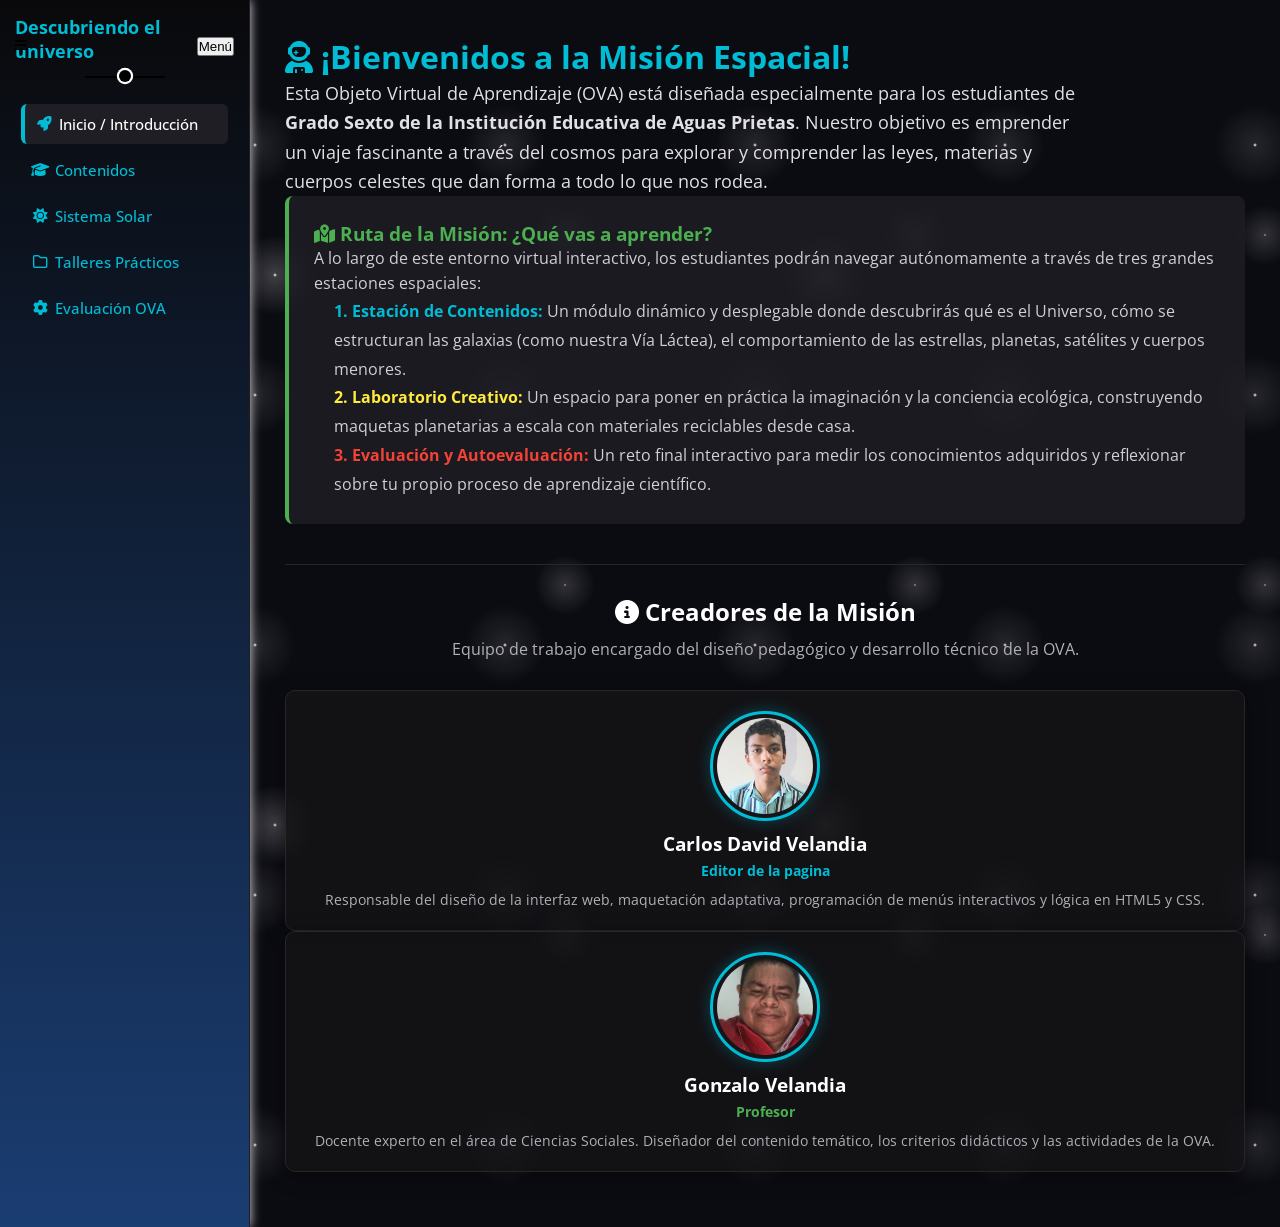
<file: index.html>
<!DOCTYPE html>
<html lang="es">
  <head>
    <meta charset="UTF-8" />
    <meta http-equiv="X-UA-Compatible" content="IE=edge" />
    <meta name="viewport" content="width=device-width, initial-scale=1.0" />
    <link rel="stylesheet" href="css/all.min.css" />
    <link rel="stylesheet" href="css/style.css" />
    <link rel="preconnect" href="https://fonts.googleapis.com" />
    <link rel="preconnect" href="https://fonts.gstatic.com" crossorigin="" />
    <link href="https://fonts.googleapis.com/css2?family=Open+Sans:wght@300;500&amp;display=swap" rel="stylesheet" />
    <meta name="viewport" content="width=device-width, initial-scale=1.0">
    <title>Descubriendo el Universo - Inicio</title>  
  </head>
  <body>
    
    <div class="wrapper">
      <div class="page-content index-page">
        
        <div class="sidebar">
          <div class="brand">
  <h3 class="brand-name" style="font-size: 1.1rem;">Descubriendo el universo</h3>
  
  <button id="menu-toggle" class="btn-menu-movil"><i class="fa-solid fa-bars"></i> Menú</button>
</div>
          <ul>
            <!-- Al estar en el index, la Introducción es el mismo archivo actual -->
            <li><a href="./index.html" class="sidebar-link active"><i class="fa-solid fa-rocket fa-fw"></i><span>Inicio / Introducción</span></a></li>
            <!-- Entramos a la carpeta pages para buscar los demás contenidos -->
            <li><a href="./pages/Contenidos.html" class="sidebar-link"><i class="fa-solid fa-graduation-cap fa-fw"></i><span>Contenidos</span></a></li>
            <li><a href="./pages/Sistema-solar.html" class="sidebar-link"><i class="fa-solid fa-sun fa-fw"></i><span>Sistema Solar</span></a></li>
            <li><a href="./pages/Files.html" class="sidebar-link"><i class="fa-regular fa-folder fa-fw"></i><span>Talleres Prácticos</span></a></li>
            <li><a href="./pages/settings.html" class="sidebar-link"><i class="fa-solid fa-gear fa-fw"></i><span>Evaluación OVA</span></a></li>
          </ul>
        </div>

        <main style="padding: 20px; color: #ffffff; width: 100%; overflow-y: auto;">
          <div class="main-content">
            
            <div class="intro-banner">
              <h1 style="color: #00bcd4; margin-top: 0;"><i class="fa-solid fa-user-astronaut"></i> ¡Bienvenidos a la Misión Espacial!</h1>
              <p style="font-size: 1.15rem; line-height: 1.6; color: #e0e0e5; max-width: 800px;">
                Esta Objeto Virtual de Aprendizaje (OVA) está diseñada especialmente para los estudiantes de <strong>Grado Sexto de la Institución Educativa de Aguas Prietas</strong>. Nuestro objetivo es emprender un viaje fascinante a través del cosmos para explorar y comprender las leyes, materias y cuerpos celestes que dan forma a todo lo que nos rodea.
              </p>
            </div>

            <div style="background-color: rgba(30, 30, 36, 0.85); padding: 25px; border-radius: 8px; border-left: 4px solid #4caf50; margin-bottom: 40px; backdrop-filter: blur(5px);">
              <h3 style="color: #4caf50; margin-top: 0;"><i class="fa-solid fa-map-location-dot"></i> Ruta de la Misión: ¿Qué vas a aprender?</h3>
              <p style="line-height: 1.6; color: #d0d0d5;">
                A lo largo de este entorno virtual interactivo, los estudiantes podrán navegar autónomamente a través de tres grandes estaciones espaciales:
              </p>
              <ul style="line-height: 1.8; color: #d0d0d5; padding-left: 20px; margin-bottom: 0;">
                <li><strong style="color: #00bcd4;">1. Estación de Contenidos:</strong> Un módulo dinámico y desplegable donde descubrirás qué es el Universo, cómo se estructuran las galaxias (como nuestra Vía Láctea), el comportamiento de las estrellas, planetas, satélites y cuerpos menores.</li>
                <li><strong style="color: #ffeb3b;">2. Laboratorio Creativo:</strong> Un espacio para poner en práctica la imaginación y la conciencia ecológica, construyendo maquetas planetarias a escala con materiales reciclables desde casa.</li>
                <li><strong style="color: #f44336;">3. Evaluación y Autoevaluación:</strong> Un reto final interactivo para medir los conocimientos adquiridos y reflexionar sobre tu propio proceso de aprendizaje científico.</li>
              </ul>
            </div>

            <div style="border-top: 1px solid #27272a; padding-top: 30px; margin-bottom: 20px;">
              <h2 style="color: #ffffff; text-align: center; margin-bottom: 10px;"><i class="fa-solid fa-circle-info"></i> Creadores de la Misión</h2>
              <p style="color: #b0b0b5; text-align: center; margin-bottom: 30px;">Equipo de trabajo encargado del diseño pedagógico y desarrollo técnico de la OVA.</p>
              
              <div class="grid-creditos">
                
                <div class="card-credito">
                  <img src="images/carlos.jpg" alt="Carlos David Velandia" class="avatar-credito" onerror="this.src='images/avatar.png'">
                  <h3 style="margin: 10px 0 5px 0; color: #fff;">Carlos David Velandia</h3>
                  <p style="color: #00bcd4; margin: 0 0 10px 0; font-weight: bold; font-size: 0.9rem;">Editor de la pagina</p>
                  <p style="color: #b0b0b5; font-size: 0.85rem; line-height: 1.5; margin: 0;">
                    Responsable del diseño de la interfaz web, maquetación adaptativa, programación de menús interactivos y lógica en HTML5 y CSS.
                  </p>
                </div>

                <div class="card-credito">
                  <img src="images/Profesor Gonzalo.jpg" alt="Profesor Gonzalo Velandia" class="avatar-credito" onerror="this.src='images/avatar.png'">
                  <h3 style="margin: 10px 0 5px 0; color: #fff;">Gonzalo Velandia</h3>
                  <p style="color: #4caf50; margin: 0 0 10px 0; font-weight: bold; font-size: 0.9rem;">Profesor</p>
                  <p style="color: #b0b0b5; font-size: 0.85rem; line-height: 1.5; margin: 0;">
                    Docente experto en el área de Ciencias Sociales. Diseñador del contenido temático, los criterios didácticos y las actividades de la OVA.
                  </p>
                </div>

              </div>
            </div>

          </div>
        </main>
        
      </div>
    </div>
    </div> </div> <script src="js/script.js"></script>
  </body>
</html>
</file>
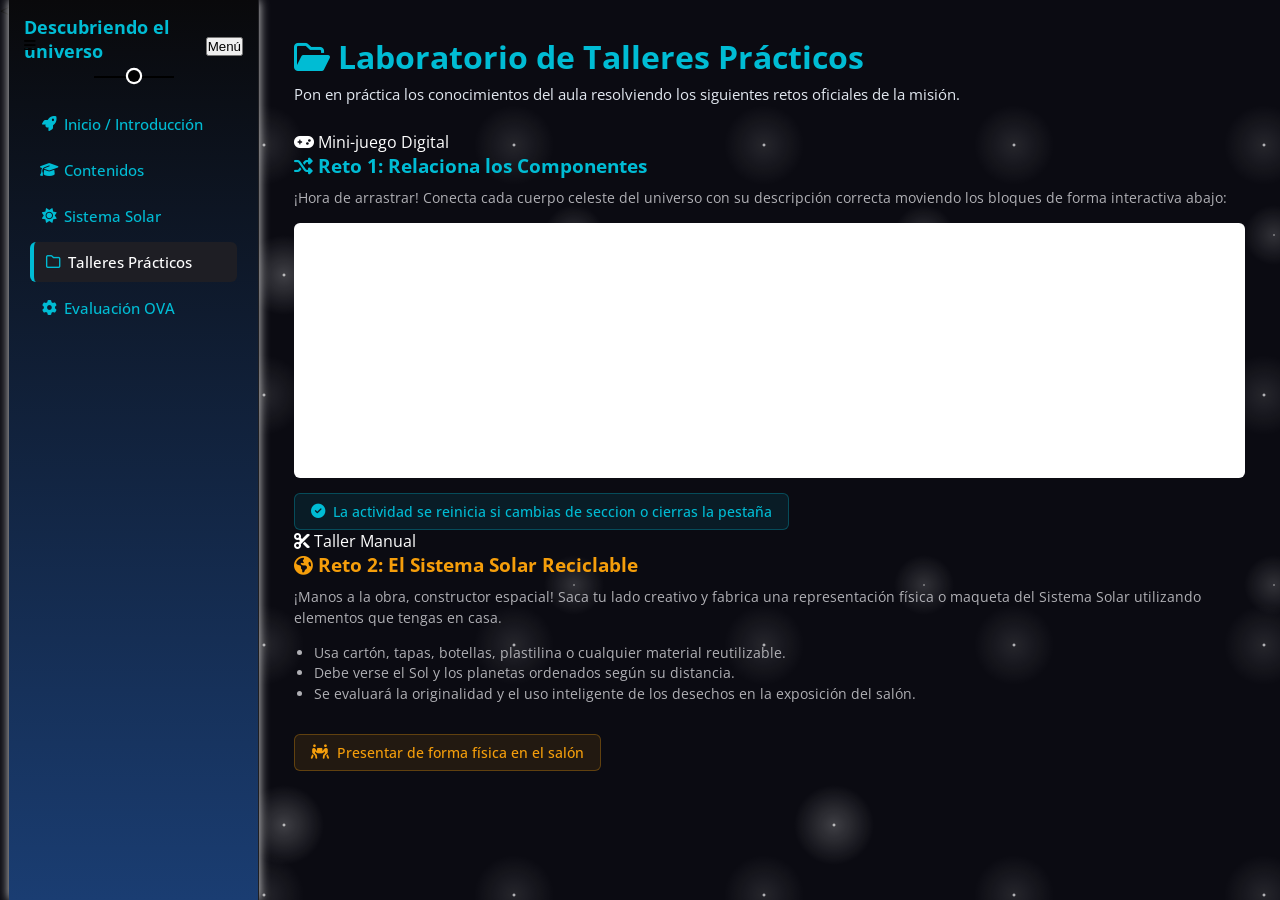
<file: pages/Files.html>
<<!DOCTYPE html>
<html lang="es">
  <head>
    <meta charset="UTF-8" />
    <meta http-equiv="X-UA-Compatible" content="IE=edge" />
    <meta name="viewport" content="width=device-width, initial-scale=1.0" />
    <link rel="stylesheet" href="../css/all.min.css" />
    <link rel="stylesheet" href="../css/style.css" />
    <link rel="preconnect" href="https://fonts.googleapis.com" />
    <link rel="preconnect" href="https://fonts.gstatic.com" crossorigin="" />
    <link href="https://fonts.googleapis.com/css2?family=Open+Sans:wght@300;500&amp;display=swap" rel="stylesheet" />
    <title>Descubriendo el Universo - Talleres Prácticos</title>
  </head>
  <body>
    
    <div class="wrapper">
      <div class="page-content index-page">
        
        <div class="sidebar">
          <div class="brand">
  <h3 class="brand-name" style="font-size: 1.1rem;">Descubriendo el universo</h3>
  
  <button id="menu-toggle" class="btn-menu-movil"><i class="fa-solid fa-bars"></i> Menú</button>
</div>
          <ul>
            <li><a href="../index.html" class="sidebar-link"><i class="fa-solid fa-rocket fa-fw"></i><span>Inicio / Introducción</span></a></li>
            <li><a href="./Contenidos.html" class="sidebar-link"><i class="fa-solid fa-graduation-cap fa-fw"></i><span>Contenidos</span></a></li>
            <li><a href="./Sistema-solar.html" class="sidebar-link"><i class="fa-solid fa-sun fa-fw"></i><span>Sistema Solar</span></a></li>
            <li><a href="./Files.html" class="sidebar-link active"><i class="fa-regular fa-folder fa-fw"></i><span>Talleres Prácticos</span></a></li>
            <li><a href="./settings.html" class="sidebar-link"><i class="fa-solid fa-gear fa-fw"></i><span>Evaluación OVA</span></a></li>
          </ul>
        </div>

        <main style="padding: 20px; color: #ffffff; flex-grow: 1; min-width: 0; width: 100%; overflow-y: auto; overflow-x: hidden;">
          <div class="main-content">
            
            <div class="header-seccion">
              <h1 style="color: #00bcd4; margin-top: 0; margin-bottom: 5px;"><i class="fa-regular fa-folder-open"></i> Laboratorio de Talleres Prácticos</h1>
              <p style="color: #e2e8f0; margin-bottom: 25px;">Pon en práctica los conocimientos del aula resolviendo los siguientes retos oficiales de la misión.</p>
            </div>

            <div class="talleres-grid">
              
              <div class="card-taller">
                <div>
                  <div class="taller-badge badge-digital"><i class="fa-solid fa-gamepad"></i> Mini-juego Digital</div>
                  <h3 style="color: #00bcd4; margin: 0 0 10px 0;"><i class="fa-solid fa-shuffle"></i> Reto 1: Relaciona los Componentes</h3>
                  <p style="color: #b0b0b5; font-size: 0.85rem; line-height: 1.5; margin: 0;">
                    ¡Hora de arrastrar! Conecta cada cuerpo celeste del universo con su descripción correcta moviendo los bloques de forma interactiva abajo:
                  </p>
                  
                  <div class="h5p-mini-container" style="margin-top: 15px; border-radius: 6px; overflow: hidden; background-color: #ffffff;">
                    <iframe 
                      src="https://h5p.org/h5p/embed/1563356" 
                      width="1091" 
                      height="255" 
                      frameborder="0" 
                      allowfullscreen="allowfullscreen" 
                      allow="geolocation *; microphone *; camera *; midi *; encrypted-media *" 
                      title="Organiza los planetas"
                      style="width: 100%; display: block; border: none;">
                    </iframe>
                  </div>
                </div>
                <span class="btn-fuente" style="margin-top: 15px; text-align: center; background: rgba(0, 188, 212, 0.1); border-color: rgba(0, 188, 212, 0.3); color: #00bcd4 !important;"><i class="fa-solid fa-circle-check"></i> La actividad se reinicia si cambias de seccion o cierras la pestaña</span>
              </div>

              <div class="card-taller">
                <div>
                  <div class="taller-badge badge-manual"><i class="fa-solid fa-scissors"></i> Taller Manual</div>
                  <h3 style="color: #f59e0b; margin: 0 0 10px 0;"><i class="fa-solid fa-earth-americas"></i> Reto 2: El Sistema Solar Reciclable</h3>
                  <p style="color: #b0b0b5; font-size: 0.85rem; line-height: 1.5; margin: 0;">
                    ¡Manos a la obra, constructor espacial! Saca tu lado creativo y fabrica una representación física o maqueta del Sistema Solar utilizando elementos que tengas en casa.
                  </p>
                  <ul style="margin: 15px 0; padding-left: 20px; list-style-type: disc; color: #b0b0b5; font-size: 0.85rem; line-height: 1.5;">
                    <li>Usa cartón, tapas, botellas, plastilina o cualquier material reutilizable.</li>
                    <li>Debe verse el Sol y los planetas ordenados según su distancia.</li>
                    <li>Se evaluará la originalidad y el uso inteligente de los desechos en la exposición del salón.</li>
                  </ul>
                </div>
                <span class="btn-fuente" style="margin-top: 15px; text-align: center; background: rgba(245, 158, 11, 0.1); border-color: rgba(245, 158, 11, 0.3); color: #f59e0b !important;"><i class="fa-solid fa-people-carry-box"></i> Presentar de forma física en el salón</span>
              </div>

            </div>

          </div>
        </main>
        
      </div>
    </div>
    
    <script src="https://h5p.org/sites/all/modules/h5p/library/js/h5p-resizer.js" charset="UTF-8"></script>
    <script src="../js/script.js"></script>
  </body>
</html>
</file>
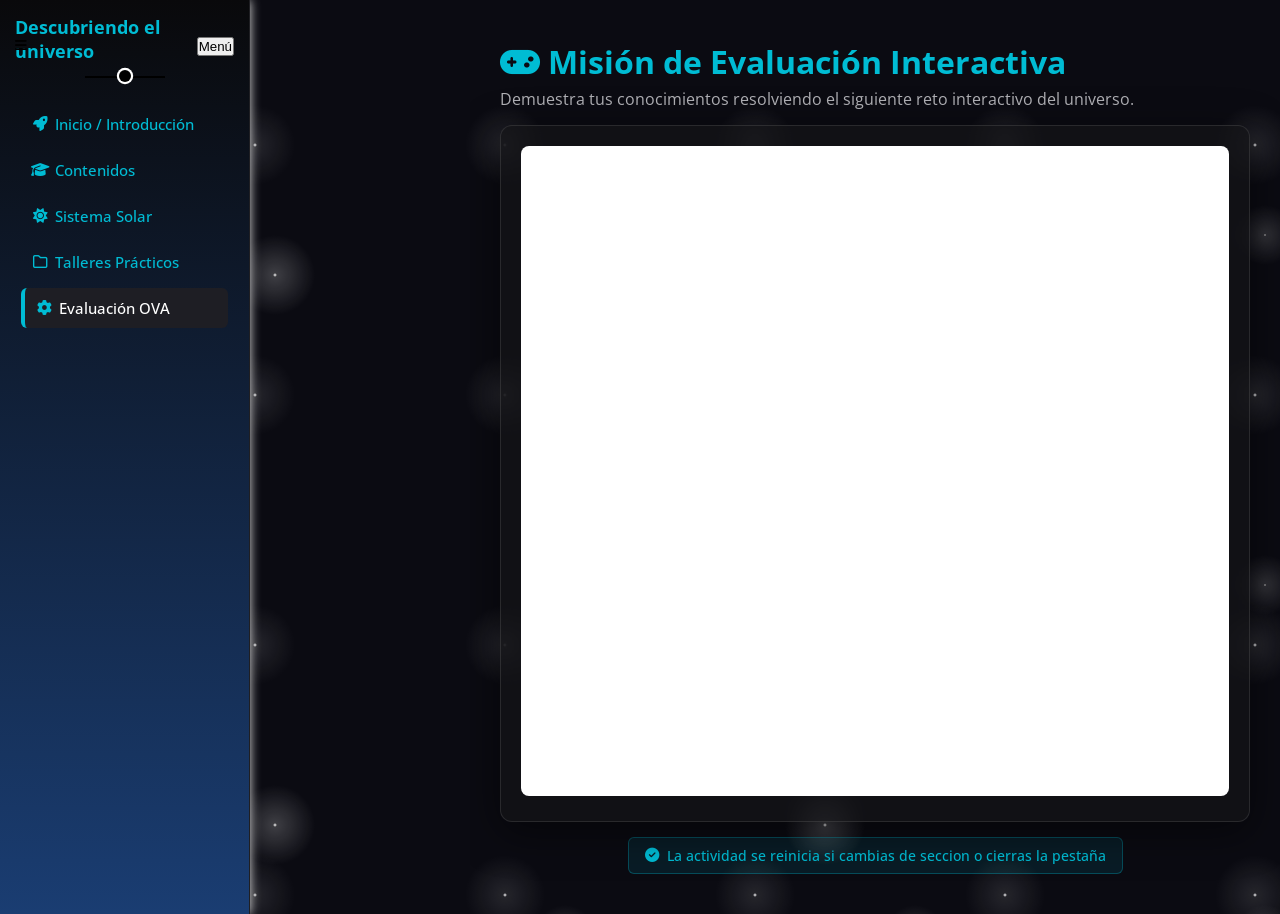
<file: pages/settings.html>
<!DOCTYPE html>
<html lang="es">
  <head>
    <meta charset="UTF-8" />
    <meta http-equiv="X-UA-Compatible" content="IE=edge" />
    <meta name="viewport" content="width=device-width, initial-scale=1.0" />
    <link rel="stylesheet" href="../css/all.min.css" />
    <link rel="stylesheet" href="../css/style.css" />
    <link rel="preconnect" href="https://fonts.googleapis.com" />
    <link rel="preconnect" href="https://fonts.gstatic.com" crossorigin="" />
    <link href="https://fonts.googleapis.com/css2?family=Open+Sans:wght@300;500&amp;display=swap" rel="stylesheet" />
    <title>Descubriendo el Universo - Evaluación H5P</title>
    <meta name="viewport" content="width=device-width, initial-scale=1.0">
  </head>
  <body>
    
    <div class="wrapper" style="width: 100%;">
      <div class="evaluacion-page">
        
        <div class="sidebar">
          <div class="brand">
  <h3 class="brand-name" style="font-size: 1.1rem;">Descubriendo el universo</h3>
  
  <button id="menu-toggle" class="btn-menu-movil"><i class="fa-solid fa-bars"></i> Menú</button>
</div>
          <ul>
  <li><a href="../index.html" class="sidebar-link"><i class="fa-solid fa-rocket fa-fw"></i><span>Inicio / Introducción</span></a></li>
  <li><a href="./Contenidos.html" class="sidebar-link"><i class="fa-solid fa-graduation-cap fa-fw"></i><span>Contenidos</span></a></li>
  <li><a href="./Sistema-solar.html" class="sidebar-link"><i class="fa-solid fa-sun fa-fw"></i><span>Sistema Solar</span></a></li>
  <li><a href="./Files.html" class="sidebar-link"><i class="fa-regular fa-folder fa-fw"></i><span>Talleres Prácticos</span></a></li>
  <li><a href="./settings.html" class="sidebar-link"><i class="fa-solid fa-gear fa-fw"></i><span>Evaluación OVA</span></a></li>
</ul>
        </div>

        <main class="evaluacion-main">
          
          <div>
            <h1 style="color: #00bcd4; margin: 0 0 5px 0;"><i class="fa-solid fa-gamepad"></i> Misión de Evaluación Interactiva</h1>
            <p style="color: #b0b0b5; margin: 0;">Demuestra tus conocimientos resolviendo el siguiente reto interactivo del universo.</p>
          </div>

          <div class="h5p-container">
            <iframe 
              src="https://h5p.org/h5p/embed/1563297" 
              style="width: 100%; border: none;"
              allowfullscreen="allowfullscreen" 
              allow="geolocation *; microphone *; camera *; midi *; encrypted-media *" 
              title="¿Cuánto sabes del Universo?">
            </iframe>
            </div>
                <span class="btn-fuente" style="margin-top: 15px; text-align: center; background: rgba(0, 188, 212, 0.1); border-color: rgba(0, 188, 212, 0.3); color: #00bcd4 !important;"><i class="fa-solid fa-circle-check"></i> La actividad se reinicia si cambias de seccion o cierras la pestaña</span>
              </div>
          </div>
          
        </main>
        
      </div>
    </div>

    <script src="https://h5p.org/sites/all/modules/h5p/library/js/h5p-resizer.js" charset="UTF-8"></script>
    <script src="../js/script.js"></script>
  </body>
</html>
</file>
<file: css/style.css>
* {
  margin: 0;
  padding: 0;
  box-sizing: border-box;
}
body {
  font-family: "Open Sans", sans-serif;
}
ul {
  list-style: none;
}
a {
  text-decoration: none;
  color: #000;
}
:root {
  --white-color: #fff;
  --red-color: red;
  --main-color: #f1f5f9;
  --secondary-color: #f6f6f6;
  --third-color: #888;
  --blue-color: #0075ff;
  --orange-color: #f59e0b;
  --green-color: #22c55e;
  --eee-color: #eee;
  --ccc-color: #ccc;
  --main-margin: 30px;
  --secondary-margin: 20px;
  --third-margin: 15px;
  --fourth-margin: 10px;
  --fifth-margin: 6px;
  --main-padding: 30px;
  --secondary-padding: 20px;
  --third-padding: 15px;
  --fourth-padding: 10px;
  --fifth-padding: 6px;
  --main-radius: 50px;
  --first-radius: 10px;
  --secondary-radius: 6px;
}
::-webkit-scrollbar {
  width: 15px;
}
::-webkit-scrollbar-track {
  background-color: var(--white-color);
}
::-webkit-scrollbar-thumb {
  background-color: #0077ffcb;
}
::-webkit-scrollbar-thumb:hover {
  background-color: var(--blue-color);
}
.toggle {
  min-width: 70px;
  height: 30px;
  background-color: var(--blue-color);
  border-radius: var(--main-radius);
  -webkit-border-radius: var(--main-radius);
  -moz-border-radius: var(--main-radius);
  -ms-border-radius: var(--main-radius);
  -o-border-radius: var(--main-radius);
  position: relative;
  transition: 0.5s linear;
  -webkit-transition: 0.5s linear;
  -moz-transition: 0.5s linear;
  -ms-transition: 0.5s linear;
  -o-transition: 0.5s linear;
  cursor: pointer;
}

.toggle::before {
  content: "\f00c";
  font-weight: 900;
  font-family: var(--fa-style-family-classic);
  font-size: 1rem;
  color: var(--blue-color);
  position: absolute;
  top: 50%;
  right: 3px;
  width: 24px;
  height: 24px;
  background-color: var(--white-color);
  border-radius: var(--main-radius);
  -webkit-border-radius: var(--main-radius);
  -moz-border-radius: var(--main-radius);
  -ms-border-radius: var(--main-radius);
  -o-border-radius: var(--main-radius);
  transition: 0.3s linear;
  -webkit-transition: 0.3s linear;
  -moz-transition: 0.3s linear;
  -ms-transition: 0.3s linear;
  -o-transition: 0.3s linear;
  transform: translateY(-50%);
  -webkit-transform: translateY(-50%);
  -moz-transform: translateY(-50%);
  -ms-transform: translateY(-50%);
  -o-transform: translateY(-50%);
  display: flex;
  justify-content: center;
  align-items: center;
}
.left {
  background-color: var(--ccc-color);
}
.left::before {
  content: "\f00d";
  color: var(--ccc-color);
  right: 43px;
}
div.loader {
  height: 100vh;
  width: 100%;
  background-color: var(--main-color);
  display: flex;
  justify-content: center;
  align-items: center;
  font-size: 1.5rem;
  position: fixed;
  top: 0;
  z-index: 1000;
}
@media (max-width: 767px) {
  div.loader {
    font-size: 1rem;
  }
}
div.loader h1 {
  position: relative;
  color: var(--blue-color);
}
div.loader h1 span {
  position: absolute;
  width: 52px;
  overflow: hidden;
  animation: load 0.9s infinite linear;
  -webkit-animation: load 0.9s infinite linear;
}
@keyframes load {
  0% {
    width: 5px;
  }
}
.page-content {
  min-height: 100vh;
  background-color: var(--main-color);
  display: grid;
  grid-template-columns: 220px 1fr;
}
.index-page {
  display: none;
}
@media (max-width: 767px) {
  .page-content {
    grid-template-columns: 0 1fr;
  }
}
.sidebar {
  height: 100%;
  background-color: var(--white-color);
  padding: var(--third-padding);
  display: flex;
  flex-direction: column;
  box-shadow: 0 0 10px 0px #ddd;
  position: relative;
  transition: transform 0.45s;
  -webkit-transition: transform 0.45s;
  -moz-transition: transform 0.45s;
  -ms-transition: transform 0.45s;
  -o-transition: transform 0.45s;
}
@media (max-width: 767px) {
  .sidebar {
    z-index: 1000;
    transform: translateX(-220px);
    -webkit-transform: translateX(-220px);
    -moz-transform: translateX(-220px);
    -ms-transform: translateX(-220px);
    -o-transform: translateX(-220px);
  }
}
@media (min-width: 768px) {
  .sidebar .xmark {
    display: none;
  }
}
.sidebar .brand {
  display: flex;
  justify-content: center;
  align-items: center;
  margin: 0 0 var(--secondary-margin);
  position: relative;
}
@media (max-width: 767px) {
  .sidebar .brand {
    margin: 10px;
  }
}
.sidebar .brand i {
  position: absolute;
  left: 0;
  cursor: pointer;
}
.sidebar .brand h3 {
  padding: 0 0 var(--third-padding);
}
@media (max-width: 767px) {
  .sidebar .brand h3 {
    padding-bottom: 4px;
    font-size: 1rem;
  }
}
.sidebar .brand::before {
  content: "";
  position: absolute;
  bottom: 0px;
  width: 80px;
  height: 2px;
  background-color: black;
}
.sidebar .brand::after {
  content: "";
  position: absolute;
  bottom: -4px;
  background-color: black;
  width: 12px;
  height: 12px;
  box-shadow: 0px 0px 0px 2.2px var(--white-color);
  border-radius: var(--main-radius);
  -webkit-border-radius: var(--main-radius);
  -moz-border-radius: var(--main-radius);
  -ms-border-radius: var(--main-radius);
  -o-border-radius: var(--main-radius);
}
@media (max-width: 767px) {
  .sidebar .brand::before,
  .sidebar .brand::after {
    display: none;
  }
}
.sidebar ul {
  list-style: none;
}
.sidebar ul li a {
  display: flex;
  align-items: center;
  font-weight: 500;
  font-size: 0.92rem;
  padding: var(--fourth-padding);
  margin: var(--fifth-margin);
  text-decoration: none;
  color: #000;
  border-radius: var(--secondary-radius);
  -webkit-border-radius: var(--secondary-radius);
  -moz-border-radius: var(--secondary-radius);
  -ms-border-radius: var(--secondary-radius);
  -o-border-radius: var(--secondary-radius);
}
.sidebar ul li a:hover,
.sidebar ul li a.active {
  background-color: var(--secondary-color);
}
.sidebar ul li a i {
  margin-right: var(--fifth-margin);
}
@media (max-width: 767px) {
  .sidebar ul li a i {
    font-size: 1rem;
  }
}
.header {
  display: flex;
  justify-content: space-between;
  align-items: center;
  background-color: var(--white-color);
  padding: var(--third-padding);
}
@media (min-width: 768px) {
  .header .bar-item {
    display: none;
  }
}
.header .bar-item {
  cursor: pointer;
  font-size: 1.2rem;
}
.header .search {
  position: relative;
}
.header input[type="search"] {
  padding: var(--fourth-padding) 0px var(--fourth-padding)
    calc(var(--main-padding));
  border: 1px solid var(--third-color);
  outline: none;
  border-radius: var(--first-radius);
  -webkit-border-radius: var(--first-radius);
  -moz-border-radius: var(--first-radius);
  -ms-border-radius: var(--first-radius);
  -o-border-radius: var(--first-radius);
  transition: 0.2s linear;
  -webkit-transition: 0.2s linear;
  -moz-transition: 0.2s linear;
  -ms-transition: 0.2s linear;
  -o-transition: 0.2s linear;
}
.header input[type="search"]:focus {
  padding-right: 10px;
}
@media (max-width: 767px) {
  .header input[type="search"]:focus {
    padding-right: 0px;
  }
}
.header .search::before {
  font-family: var(--fa-style-family-classic);
  content: "\f002";
  font-weight: 900;
  position: absolute;
  left: 10px;
  top: 50%;
  transform: translateY(-50%);
  font-size: 14px;
  color: var(--third-color);
}
.header .profile {
  display: flex;
  align-items: center;
  gap: var(--fourth-padding);
}
.header .profile .bell {
  position: relative;
}
.header .profile .bell::before {
  content: "";
  position: absolute;
  top: -6px;
  right: -4px;
  width: 10px;
  height: 10px;
  background-color: var(--red-color);
  border-radius: var(--main-radius);
  -webkit-border-radius: var(--main-radius);
  -moz-border-radius: var(--main-radius);
  -ms-border-radius: var(--main-radius);
  -o-border-radius: var(--main-radius);
}
.header .profile img {
  max-width: 100%;
  width: 35px;
}
main {
  overflow: hidden;
}
main .main-content {
  padding: var(--third-padding);
}
main .main-content .title {
  margin-bottom: var(--main-margin);
  position: relative;
}
main .main-content .title h1 {
  padding-bottom: var(--fourth-padding);
}
main .main-content .title::before,
main .main-content .title::after {
  content: "";
  position: absolute;
  bottom: 0;
  width: 120px;
  height: 3px;
  background-color: var(--white-color);
}
main .main-content .title::after {
  width: 45px;
  background-color: #000;
}
.main-content-boxes {
  display: grid;
  grid-template-columns: repeat(2, minmax(300px, 1fr));
  gap: var(--secondary-padding);
}
@media (max-width: 1180px) {
  .main-content-boxes {
    grid-template-columns: 1fr;
  }
}
.main-content-boxes .box {
  display: flex;
  flex-direction: column;
  background-color: var(--white-color);
  padding: var(--third-padding);
  border-radius: var(--first-radius);
  -webkit-border-radius: var(--first-radius);
  -moz-border-radius: var(--first-radius);
  -ms-border-radius: var(--first-radius);
  -o-border-radius: var(--first-radius);
  overflow: hidden;
}
.main-content-boxes .box.first-box {
  padding: 0;
}
.main-content-boxes .box .box-section1 {
  display: flex;
  justify-content: space-between;
  background-color: var(--white-color);
}
.main-content-boxes .box.first-box .box-section1 {
  background-color: var(--eee-color);
  position: relative;
  padding: var(--third-padding);
  margin-bottom: calc(var(--main-margin) + 30px);
}
@media (max-width: 767px) {
  .main-content-boxes .box.first-box .box-section1 {
    padding: var(--main-padding);
  }
}
.main-content-boxes .box:nth-child(2) .box-section1 {
  flex-direction: column;
}
.main-content-boxes .box .box-section1 .box-title {
  line-height: 1.6;
}
@media (max-width: 767px) {
  .main-content-boxes .box .box-section1 .box-title h2 {
    font-size: 1.3rem;
  }
}
.main-content-boxes .box .box-section1 .box-title p {
  color: var(--third-color);
  font-size: 0.9rem;
}
@media (max-width: 767px) {
  .main-content-boxes .box.first-box .box-section1 .box-title p {
    text-align: center;
  }
}
.main-content-boxes .box .box-section1 img {
  width: 200px;
}
@media (max-width: 767px) {
  .main-content-boxes .box .box-section1 img:nth-child(1) {
    display: none;
  }
}
.main-content-boxes .box.first-box .box-section1 .avatar {
  width: 60px;
  position: absolute;
  bottom: -28px;
  left: 20px;
  border: 2px solid var(--white-color);
  padding: 2px;
  box-shadow: 0 0 5px #ddd;
  border-radius: var(--main-radius);
  -webkit-border-radius: var(--main-radius);
  -moz-border-radius: var(--main-radius);
  -ms-border-radius: var(--main-radius);
  -o-border-radius: var(--main-radius);
}
@media (max-width: 767px) {
  .main-content-boxes .box.first-box .box-section1 .avatar {
    left: 50%;
    transform: translateX(-50%);
    -webkit-transform: translateX(-50%);
    -moz-transform: translateX(-50%);
    -ms-transform: translateX(-50%);
    -o-transform: translateX(-50%);
  }
}
.main-content-boxes .box form {
  display: flex;
  flex-direction: column;
  align-items: flex-end;
}
.main-content-boxes .box form input[type="text"],
.main-content-boxes .box form input[type="email"],
.main-content-boxes .box form textarea {
  width: 100%;
  background-color: var(--eee-color);
  padding: var(--fourth-padding);
  margin-top: calc(var(--secondary-margin) - 5px);
  border: 1px solid var(--eee-color);
  border-radius: var(--secondary-radius);
  -webkit-border-radius: var(--secondary-radius);
  -moz-border-radius: var(--secondary-radius);
  -ms-border-radius: var(--secondary-radius);
  -o-border-radius: var(--secondary-radius);
  outline: none;
}
.main-content-boxes .box form textarea {
  width: 100%;
  height: 170px;
  resize: none;
}
.main-content-boxes .box:nth-child(2) form button,
.main-content-boxes .box a {
  margin-top: var(--third-margin);
  border: 1px solid var(--eee-color);
  background-color: var(--blue-color);
  color: var(--white-color);
  padding: var(--fifth-padding) var(--fourth-padding);
  border-radius: var(--secondary-radius);
  -webkit-border-radius: var(--secondary-radius);
  -moz-border-radius: var(--secondary-radius);
  -ms-border-radius: var(--secondary-radius);
  -o-border-radius: var(--secondary-radius);
  cursor: pointer;
}
.main-content-boxes .box a {
  font-size: 0.8rem;
  text-decoration: none;
  align-self: flex-end;
  margin-right: var(--fourth-margin);
  margin-bottom: var(--fourth-margin);
}
.main-content-boxes .box .box-section2 {
  border-top: 1px solid var(--eee-color);
  border-bottom: 1px solid var(--eee-color);
  padding: var(--third-padding);
}
.main-content-boxes .box .box-section2 ul {
  list-style: none;
  display: flex;
  justify-content: space-evenly;
}
@media (max-width: 767px) {
  .main-content-boxes .box .box-section2 ul {
    flex-direction: column;
    gap: var(--fourth-padding);
  }
}
.main-content-boxes .box .box-section2 ul li {
  display: flex;
  flex-direction: column;
  align-items: center;
  line-height: 2;
}
.main-content-boxes .box .box-section2 ul li span {
  font-size: 1rem;
}
.main-content-boxes .box .box-section2 ul li p {
  color: #888;
  font-size: 0.9rem;
}
.main-content-boxes .box .third-box-section2 {
  display: flex;
  flex-direction: column;
  gap: var(--fourth-padding);
}
.main-content-boxes .box .third-box-section2 .third-box-section2-details {
  margin-top: var(--secondary-margin);
  display: flex;
  align-items: center;
  gap: var(--secondary-padding);
}
.main-content-boxes .box .third-box-section2 .third-box-section2-details .icon {
  width: 80px;
  height: 75px;
  color: var(--blue-color);
  background-color: rgb(0 117 255 / 20%);
  display: flex;
  justify-content: center;
  align-items: center;
}
.main-content-boxes
  .box
  .third-box-section2
  .third-box-section2-details:nth-child(2)
  .icon {
  color: var(--orange-color);
  background-color: rgb(245 158 11 / 20%);
}
.main-content-boxes
  .box
  .third-box-section2
  .third-box-section2-details:nth-child(3)
  .icon {
  color: var(--green-color);
  background-color: rgb(34 197 94 / 20%);
}
.main-content-boxes
  .box
  .third-box-section2
  .third-box-section2-details
  .third-box-info {
  display: flex;
  flex-direction: column;
  flex: 1;
}
.main-content-boxes .box .third-box-section2 .third-box-section2-details ul {
  list-style: none;
}
.main-content-boxes .box .third-box-section2 .third-box-section2-details ul li {
  font-size: 0.9rem;
  margin-bottom: var(--fifth-margin);
}
.main-content-boxes
  .box
  .third-box-section2
  .third-box-section2-details
  ul
  li:nth-child(1) {
  color: var(--third-color);
}
.main-content-boxes
  .box
  .third-box-section2
  .third-box-section2-details
  ul
  li:nth-child(2) {
  font-weight: bold;
}
.main-content-boxes
  .box
  .third-box-section2
  .third-box-section2-details
  ul
  li:nth-child(3) {
  width: 100%;
  height: 4px;
  margin-top: var(--fifth-margin);
  background-color: rgb(0 117 255 / 20%);
  position: relative;
}
.main-content-boxes
  .box
  .third-box-section2
  .third-box-section2-details:nth-child(2)
  ul
  li:nth-child(3) {
  background-color: rgb(245 158 11 / 20%);
}
.main-content-boxes
  .box
  .third-box-section2
  .third-box-section2-details:nth-child(3)
  ul
  li:nth-child(3) {
  background-color: rgb(34 197 94 / 20%);
}

.main-content-boxes
  .box
  .third-box-section2
  .third-box-section2-details
  ul
  li:nth-child(3)
  span {
  width: 80%;
  height: 4px;
  position: absolute;
  background-color: var(--blue-color);
}
.main-content-boxes
  .box
  .third-box-section2
  .third-box-section2-details
  ul
  li:nth-child(3)
  span
  .tipTop {
  position: absolute;
  bottom: 25px;
  right: -16px;
  width: 30px;
  height: 20px;
  border-radius: 6px;
  font-size: 0.7rem;
  color: var(--white-color);
  display: flex;
  justify-content: center;
  align-items: center;
  z-index: 5;
}
.main-content-boxes
  .box
  .third-box-section2
  .third-box-section2-details
  ul
  li:nth-child(3)
  span
  .tipTop::before {
  content: "";
  position: absolute;
  top: 19px;
  border: 6px solid transparent;
  border-color: var(--blue-color) transparent transparent transparent;
}
.main-content-boxes
  .box
  .third-box-section2
  .third-box-section2-details:nth-child(2)
  ul
  li:nth-child(3)
  span {
  width: 55%;
  background-color: var(--orange-color);
}
.main-content-boxes
  .box
  .third-box-section2
  .third-box-section2-details:nth-child(2)
  ul
  li:nth-child(3)
  span
  .tipTop {
  width: 30px;
}
.main-content-boxes
  .box
  .third-box-section2
  .third-box-section2-details:nth-child(2)
  ul
  li:nth-child(3)
  span
  .tipTop::before {
  border-color: var(--orange-color) transparent transparent transparent;
}
.main-content-boxes
  .box
  .third-box-section2
  .third-box-section2-details:nth-child(3)
  ul
  li:nth-child(3)
  span {
  width: 75%;
  background-color: var(--green-color);
}
.main-content-boxes
  .box
  .third-box-section2
  .third-box-section2-details:nth-child(3)
  ul
  li:nth-child(3)
  span
  .tipTop {
  width: 30px;
}
.main-content-boxes
  .box
  .third-box-section2
  .third-box-section2-details:nth-child(3)
  ul
  li:nth-child(3)
  span
  .tipTop::before {
  border-color: var(--green-color) transparent transparent transparent;
}
.main-content-boxes .box .fourth-box-section2 {
  padding-top: var(--secondary-padding);
  display: grid;
  grid-template-columns: repeat(2, minmax(200px, 1fr));
  gap: var(--third-padding);
}
@media (max-width: 767px) {
  .main-content-boxes .box .fourth-box-section2 {
    grid-template-columns: 1fr;
  }
}
.main-content-boxes .box .fourth-box-section2 .small-box {
  height: 150px;
  display: flex;
  flex-direction: column;
  justify-content: center;
  align-items: center;
  gap: var(--fourth-padding);
  border: 1px solid var(--third-color);
  border-radius: var(--first-radius);
  -webkit-border-radius: var(--first-radius);
  -moz-border-radius: var(--first-radius);
  -ms-border-radius: var(--first-radius);
  -o-border-radius: var(--first-radius);
}
.main-content-boxes .box .fourth-box-section2 .small-box i {
  font-size: 1.5rem;
  color: var(--orange-color);
}
.main-content-boxes .box .fourth-box-section2 .small-box:nth-child(2) i {
  color: var(--blue-color);
}
.main-content-boxes .box .fourth-box-section2 .small-box:nth-child(3) i {
  color: var(--green-color);
}
.main-content-boxes .box .fourth-box-section2 .small-box:nth-child(4) i {
  color: var(--red-color);
}
.main-content-boxes .box .fourth-box-section2 .small-box span {
  font-weight: bold;
  font-size: 1.5rem;
}
.main-content-boxes .box .fourth-box-section2 .small-box p {
  color: var(--third-color);
  font-size: 0.9rem;
  transform: translateY(-7px);
  -webkit-transform: translateY(-7px);
  -moz-transform: translateY(-7px);
  -ms-transform: translateY(-7px);
  -o-transform: translateY(-7px);
}
.main-content-boxes .box .latest-news-section2 {
  display: flex;
  align-items: center;
  padding-top: var(--secondary-padding);
  padding-bottom: var(--third-padding);
  border-bottom: 1px solid #ddd;
}
@media (max-width: 767px) {
  .main-content-boxes .box .latest-news-section2 {
    flex-direction: column;
    gap: calc(var(--fifth-padding) - 2px);
  }
}
.main-content-boxes .box .latest-news-section2 img {
  width: 110px;
  margin-right: var(--fourth-margin);
  border-radius: var(--secondary-radius);
  -webkit-border-radius: var(--secondary-radius);
  -moz-border-radius: var(--secondary-radius);
  -ms-border-radius: var(--secondary-radius);
  -o-border-radius: var(--secondary-radius);
}
.main-content-boxes .box .latest-news-section2 .latest-news-section2-info {
  flex: 1;
  line-height: 1.8;
}
@media (max-width: 767px) {
  .main-content-boxes .box .latest-news-section2 .latest-news-section2-info {
    text-align: center;
  }
}
.main-content-boxes .box .latest-news-section2 .latest-news-section2-info p,
.main-content-boxes .box .latest-tasks-section2 .latest-tasks-section2-info p {
  font-size: 0.9rem;
  color: var(--third-color);
}
.main-content-boxes .box .latest-news-section2 span {
  padding: 3px var(--fourth-padding);
  font-size: 0.8rem;
  font-weight: 500;
  background-color: var(--eee-color);
  border: 1px solid var(--secondary-color);
  border-radius: var(--secondary-radius);
  -webkit-border-radius: var(--secondary-radius);
  -moz-border-radius: var(--secondary-radius);
  -ms-border-radius: var(--secondary-radius);
  -o-border-radius: var(--secondary-radius);
}
.main-content-boxes .box .latest-tasks-section2 {
  padding-bottom: calc(var(--secondary-padding) + 2px);
  padding-top: var(--secondary-padding);
  border-bottom: 1px solid #ddd;
  display: flex;
  justify-content: space-between;
  align-items: center;
}
.main-content-boxes .box .latest-tasks-section2 i {
  cursor: pointer;
}
.main-content-boxes .box .latest-tasks-section2 i:hover {
  color: var(--red-color);
}
.main-content-boxes .box .latest-tasks-section2 .latest-tasks-section2-info {
  line-height: 1.8;
}
.main-content-boxes .box .top-search-items {
  padding-top: var(--secondary-padding);
  display: flex;
  flex-direction: column;
  gap: var(--main-padding);
}
.main-content-boxes .box .top-search-items .top-search-items-info {
  display: flex;
  justify-content: space-between;
  align-items: center;
}
.main-content-boxes .box .top-search-items .top-search-items-info p {
  color: var(--third-color);
}
.main-content-boxes .box .top-search-items .top-search-items-info h4 {
  font-weight: 500;
}
.main-content-boxes .box .top-search-items .top-search-items-info span {
  padding: 4px var(--fourth-padding);
  border: 1px solid var(--eee-color);
  background-color: var(--eee-color);
  font-size: 0.8rem;
  border-radius: var(--secondary-radius);
  -webkit-border-radius: var(--secondary-radius);
  -moz-border-radius: var(--secondary-radius);
  -ms-border-radius: var(--secondary-radius);
  -o-border-radius: var(--secondary-radius);
}
.main-content-boxes .box .latest-uploads {
  padding-top: var(--fourth-padding);
  padding-bottom: var(--fourth-padding);
}
@media (max-width: 767px) {
  .main-content-boxes .box .latest-uploads {
    flex-direction: row;
  }
}
.main-content-boxes .box div:nth-of-type(2).latest-uploads {
  padding-top: var(--secondary-padding);
}
.main-content-boxes .box img.latest-uploads-image {
  width: 40px;
}
.main-content-boxes .box .latest-uploads .latest-uploads-info {
  line-height: 1.4;
}
@media (max-width: 767px) {
  .main-content-boxes .box .latest-uploads .latest-uploads-info {
    text-align: left;
  }
}
.main-content-boxes .box .latest-uploads .latest-uploads-info h4 {
  font-weight: 500;
}
.main-content-boxes .box .last-project-progress {
  padding-top: var(--secondary-padding);
  position: relative;
}
.main-content-boxes .box .last-project-progress .last-project-progress-info {
  padding: 0 var(--main-padding);
}
.main-content-boxes .box .last-project-progress .last-project-progress-info ul {
  list-style: none;
}
.main-content-boxes
  .box
  .last-project-progress
  .last-project-progress-info
  ul
  li {
  position: relative;
  display: flex;
  align-items: center;
  padding: var(--secondary-padding) 0;
}
.main-content-boxes
  .box
  .last-project-progress
  .last-project-progress-info
  ul
  li
  span {
  position: absolute;
  left: -30px;
  width: 18px;
  height: 18px;
  background-color: var(--blue-color);
  border-radius: var(--main-radius);
  -webkit-border-radius: var(--main-radius);
  -moz-border-radius: var(--main-radius);
  -ms-border-radius: var(--main-radius);
  -o-border-radius: var(--main-radius);
}
.main-content-boxes
  .box
  .last-project-progress
  .last-project-progress-info
  ul
  li:last-child
  span {
  background-color: var(--white-color);
}
.main-content-boxes
  .box
  .last-project-progress
  .last-project-progress-info
  ul
  li:nth-child(4)
  span {
  animation: blueAndwhite 1.5s infinite ease-in-out;
  -webkit-animation: blueAndwhite 1.5s infinite ease-in-out;
}
.main-content-boxes
  .box
  .last-project-progress
  .last-project-progress-info
  ul
  li
  span::before {
  content: "";
  position: absolute;
  top: -5px;
  left: -5px;
  width: 22px;
  height: 22px;
  background-color: transparent;
  box-shadow: 0 0 0 3px white inset;
  border: 3px solid var(--blue-color);
  border-radius: var(--main-radius);
  -webkit-border-radius: var(--main-radius);
  -moz-border-radius: var(--main-radius);
  -ms-border-radius: var(--main-radius);
  -o-border-radius: var(--main-radius);
}
.main-content-boxes
  .box
  .last-project-progress
  .last-project-progress-info
  ul
  li:not(li:last-child)
  span::after {
  content: "";
  position: absolute;
  top: 20px;
  left: 50%;
  transform: translateX(-50%);
  width: 2px;
  height: calc(var(--secondary-padding) * 2);
  background-color: var(--blue-color);
  -webkit-transform: translateX(-50%);
  -moz-transform: translateX(-50%);
  -ms-transform: translateX(-50%);
  -o-transform: translateX(-50%);
}
@keyframes blueAndwhite {
  0% {
    background-color: var(--white-color);
  }
  100% {
    background-color: var(--blue-color);
  }
}
.main-content-boxes .box .last-project-progress img {
  width: 180px;
  position: absolute;
  bottom: 0;
  right: 0;
  opacity: 0.3;
}
@media (max-width: 767px) {
  .main-content-boxes .box .last-project-progress img {
    display: none;
  }
}
.main-content-boxes .box .reminders-section2 {
  padding-left: var(--third-padding);
  display: flex;
  flex: 1;
  flex-direction: column;
  justify-content: space-evenly;
}
.main-content-boxes .box .reminders-section2 .reminders {
  padding-left: var(--third-padding);
  border-left: 2px solid var(--blue-color);
  line-height: 1.8;
  position: relative;
}
@media (max-width: 767px) {
  .main-content-boxes .box .reminders-section2 .reminders {
    margin: var(--fourth-margin);
  }
}
.main-content-boxes .box .reminders-section2 .reminders h4 {
  font-size: 0.95rem;
}
.main-content-boxes .box .reminders-section2 .reminders p {
  font-size: 0.8rem;
  color: var(--third-color);
}
.main-content-boxes .box .reminders-section2 .reminders::before {
  content: "";
  position: absolute;
  top: 50%;
  left: -23px;
  width: 13px;
  height: 13px;
  background-color: var(--blue-color);
  border-radius: var(--main-radius);
  -webkit-border-radius: var(--main-radius);
  -moz-border-radius: var(--main-radius);
  -ms-border-radius: var(--main-radius);
  -o-border-radius: var(--main-radius);
  transform: translateY(-50%);
  -webkit-transform: translateY(-50%);
  -moz-transform: translateY(-50%);
  -ms-transform: translateY(-50%);
  -o-transform: translateY(-50%);
}
.main-content-boxes .box .reminders-section2 .reminders:nth-child(2) {
  border-left: 2px solid var(--green-color);
}
.main-content-boxes .box .reminders-section2 .reminders:nth-child(2):before {
  background-color: var(--green-color);
}
.main-content-boxes .box .reminders-section2 .reminders:nth-child(3) {
  border-left: 2px solid var(--orange-color);
}
.main-content-boxes .box .reminders-section2 .reminders:nth-child(3):before {
  background-color: var(--orange-color);
}
.main-content-boxes .box .reminders-section2 .reminders:nth-child(4) {
  border-left: 2px solid var(--red-color);
}
.main-content-boxes .box .reminders-section2 .reminders:nth-child(4):before {
  background-color: var(--red-color);
}
.main-content-boxes .box .latest-post-section2 {
  padding-top: var(--secondary-padding);
  display: flex;
  flex-direction: column;
  gap: var(--secondary-padding);
}
.main-content-boxes .box .latest-post-section2 .latest-post-person-info {
  display: flex;
  align-items: center;
  gap: var(--third-padding);
}
.main-content-boxes .box .latest-post-section2 .latest-post-person-info img {
  width: 50px;
}
.main-content-boxes
  .box
  .latest-post-section2
  .latest-post-person-info
  ul
  li:nth-child(1) {
  padding-bottom: var(--fifth-padding);
}
.main-content-boxes
  .box
  .latest-post-section2
  .latest-post-person-info
  ul
  li
  p {
  color: var(--third-color);
}
.main-content-boxes .box .latest-post-section2 .post {
  padding: var(--secondary-padding) 0;
  border-top: 1px solid var(--eee-color);
  border-bottom: 1px solid var(--eee-color);
}
.main-content-boxes .box .latest-post-section2 .post p {
  font-size: 1rem;
  line-height: 1.8;
}
.main-content-boxes .box .latest-post-section2 .latest-post-likes-comments {
  padding: var(--fifth-padding) 0;
}
.main-content-boxes .box .latest-post-section2 .latest-post-likes-comments ul {
  display: flex;
  justify-content: space-between;
  color: var(--third-color);
}
.main-content-boxes
  .box
  .latest-post-section2
  .latest-post-likes-comments
  ul
  li
  i {
  padding-right: var(--fifth-padding);
  cursor: pointer;
}
.main-content-boxes .box .social-media-stats {
  display: flex;
  flex-direction: column;
  gap: var(--third-padding);
  padding-top: var(--secondary-padding);
}
.main-content-boxes .box .social-media-stats .media {
  display: flex;
  align-items: center;
  gap: var(--third-padding);
  padding: 0 var(--fourth-padding) 0 0;
}
.main-content-boxes .box .social-media-stats .media .media-icon {
  width: 55px;
  height: 55px;
  display: flex;
  justify-content: center;
  align-items: center;
  color: var(--white-color);
}
.main-content-boxes .box .social-media-stats .media ul {
  display: flex;
  flex: 1;
  justify-content: space-between;
}
.main-content-boxes .box .social-media-stats .media ul li a {
  padding: var(--fifth-padding);
  background-color: #1da1f2;
  border: 0;
}
.main-content-boxes .box .social-media-stats .media:nth-child(1) {
  background-color: rgb(29 161 242 / 20%);
}
.main-content-boxes .box .social-media-stats .media div.twitter {
  background-color: #1da1f2;
}
.main-content-boxes .box .social-media-stats .media ul li.twitter {
  color: #1da1f2;
}
.main-content-boxes .box .social-media-stats .media div.facebook,
.main-content-boxes .box .social-media-stats .media:nth-child(2) ul li a {
  background-color: #1877f2;
}
.main-content-boxes .box .social-media-stats .media ul li.facebook {
  color: #1877f2;
}
.main-content-boxes .box .social-media-stats .media:nth-child(2) {
  background-color: rgb(24 119 242 / 20%);
}
.main-content-boxes .box .social-media-stats .media div.youtube,
.main-content-boxes .box .social-media-stats .media:nth-child(3) ul li a {
  background-color: #f00;
}
.main-content-boxes .box .social-media-stats .media ul li.youtube {
  color: #f00;
}
.main-content-boxes .box .social-media-stats .media:nth-child(3) {
  background-color: rgb(255 0 0 / 20%);
}
.main-content-boxes .box .social-media-stats .media div.linkedin,
.main-content-boxes .box .social-media-stats .media:nth-child(4) ul li a {
  background-color: #0077b5;
}
.main-content-boxes .box .social-media-stats .media ul li.linkedin {
  color: #0077b5;
}
.main-content-boxes .box .social-media-stats .media:nth-child(4) {
  background-color: rgb(0 119 181 / 20%);
}
main .projects-box {
  max-width: 100%;
  margin: var(--fifth-margin) var(--third-margin);
  padding: var(--secondary-padding);
  background-color: var(--white-color);
  border-radius: var(--secondary-radius);
  -webkit-border-radius: var(--secondary-radius);
  -moz-border-radius: var(--secondary-radius);
  -ms-border-radius: var(--secondary-radius);
  -o-border-radius: var(--secondary-radius);
}
main .projects-box .projects-box-section2 {
  width: 100%;
  padding-top: var(--secondary-padding);
  overflow-x: auto;
}
main .projects-box .projects-box-section2 table {
  border: 1px solid var(--eee-color);
  border-spacing: 0;
  min-width: 1060px;
}
main .projects-box .projects-box-section2 table thead {
  background-color: var(--eee-color);
  font-weight: bold;
}
main .projects-box .projects-box-section2 table tbody tr:hover {
  background-color: var(--secondary-color);
}
main .projects-box .projects-box-section2 table tr td {
  border-bottom: 1px solid var(--eee-color);
  border-left: 1px solid var(--eee-color);
  padding: var(--third-padding);
  font-size: 0.96rem;
}
main .projects-box .projects-box-section2 table thead tr td {
  font-size: 1rem;
}
main .projects-box .projects-box-section2 table tr td img {
  width: 32px;
  border-radius: var(--main-radius);
  -webkit-border-radius: var(--main-radius);
  -moz-border-radius: var(--main-radius);
  -ms-border-radius: var(--main-radius);
  -o-border-radius: var(--main-radius);
}
main .projects-box .projects-box-section2 table tr td img:not(:nth-child(1)) {
  margin-left: -20px;
}
main .projects-box .projects-box-section2 table tr td a {
  padding: var(--fifth-padding) var(--fourth-padding);
  background-color: var(--orange-color);
  color: white;
  font-size: 0.8rem;
  border-radius: var(--secondary-radius);
  -webkit-border-radius: var(--secondary-radius);
  -moz-border-radius: var(--secondary-radius);
  -ms-border-radius: var(--secondary-radius);
  -o-border-radius: var(--secondary-radius);
}
main .projects-box .projects-box-section2 table tr td a.in-progress {
  background-color: var(--blue-color);
}
main .projects-box .projects-box-section2 table tr td a.completed {
  background-color: var(--green-color);
}
main .projects-box .projects-box-section2 table tr td a.rejected {
  background-color: var(--red-color);
}
.main-content .box .box-section1 {
  margin-bottom: var(--secondary-margin);
}
.main-content .box .settings-box-section2 textarea {
  background-color: var(--white-color);
  height: 140px;
}
.main-content .box .settings-box-section2 .settings-box-website-control {
  display: flex;
  justify-content: space-between;
}
.main-content
  .box
  .settings-box-section2
  .settings-box-website-control
  .settings-box-title {
  line-height: 1.8;
  margin-bottom: var(--fifth-margin);
}
.main-content
  .box
  .settings-box-section2
  .settings-box-website-control
  .settings-box-title
  p:nth-child(2) {
  color: var(--third-color);
  font-size: 0.8rem;
  letter-spacing: 0.5px;
}
.main-content .box .general-info-section2 form {
  align-items: flex-start;
}
.main-content .box .general-info-section2 form label {
  font-size: 0.9rem;
  color: var(--third-color);
}
.main-content .box .general-info-section2 form input {
  background-color: var(--white-color);
  margin-top: var(--fifth-margin);
  margin-bottom: var(--third-margin);
}
.main-content .box .general-info-section2 form input::placeholder {
  font-size: 0.75rem;
}
.main-content .box .general-info-section2 form .email {
  display: flex;
  align-items: center;
  width: 100%;
  margin-top: var(--fifth-margin);
  gap: var(--fourth-padding);
}
.main-content .box .general-info-section2 form .email input[type="email"] {
  margin: 0;
  width: 80%;
  background-color: var(--main-color);
  color: #aaa;
  border: 1px solid var(--ccc-color);
  cursor: not-allowed;
}
.main-content .box .general-info-section2 form .email a {
  margin: 0;
  align-self: center;
}
.main-content .box .security-info-section2 {
  display: flex;
  flex-direction: column;
}
.main-content .box .security-info-section2 .person-security-info {
  display: flex;
  justify-content: space-between;
  align-items: center;
  border-bottom: 1px solid var(--eee-color);
  padding: var(--fifth-padding) 0;
}
.main-content .box .security-info-section2 .person-security-info:last-child a {
  background-color: var(--main-color);
  color: #000;
}
.main-content .box .security-info-section2 .person-security-info .person-info {
  line-height: 1.6;
}
.main-content
  .box
  .security-info-section2
  .person-security-info
  .person-info
  span {
  font-size: 0.8rem;
  color: var(--third-color);
}
.main-content .box .security-info-section2 .person-security-info:last-child {
  border-bottom: 0;
}
.main-content .box .social-info-section2 form {
  align-items: flex-start;
}
.main-content .box .social-info-section2 form div {
  width: 100%;
  display: flex;
  align-items: center;
  margin-top: var(--fourth-margin);
}
.main-content .box .social-info-section2 form div:nth-child(1) {
  margin-top: 0;
}
.main-content .box .social-info-section2 form div i {
  width: 40px;
  height: 37px;
  background-color: var(--secondary-color);
  display: flex;
  justify-content: center;
  align-items: center;
  border: 1px solid var(--ccc-color);
  border-top-left-radius: var(--secondary-radius);
  border-bottom-left-radius: var(--secondary-radius);
  color: var(--third-color);
}
.main-content .box .social-info-section2 form div input {
  background-color: var(--secondary-color);
  margin: 0;
  border: 1px solid var(--ccc-color);
  border-left: 0;
  border-top-left-radius: 0;
  border-bottom-left-radius: 0;
}
.main-content .box .widgets-control-section2 form,
.main-content .box .backup-mangager-section2 form {
  align-items: flex-start;
}
.main-content .box .widgets-control-section2 form ul,
.main-content .box .backup-mangager-section2 form ul {
  display: flex;
  flex-direction: column;
  gap: var(--secondary-padding);
}
.main-content .box .widgets-control-section2 form ul li,
.main-content .box .backup-mangager-section2 form ul li {
  display: flex;
  align-items: center;
  padding-left: var(--main-padding);
  font-weight: 500;
}
.main-content .box .widgets-control-section2 form ul li label,
.main-content .box .backup-mangager-section2 form ul li label {
  display: flex;
  justify-content: center;
  align-items: center;
  cursor: pointer;
  position: relative;
}
.main-content .box .widgets-control-section2 form ul li label::before,
.main-content .box .widgets-control-section2 form ul li label::after,
.main-content .box .backup-mangager-section2 form ul li label::before,
.main-content .box .backup-mangager-section2 form ul li label::after {
  content: "";
  position: absolute;
  left: -25px;
  width: 15px;
  height: 15px;
  border: 2px solid var(--third-color);
  border-radius: 3px;
  -webkit-border-radius: 3px;
  -moz-border-radius: 3px;
  -ms-border-radius: 3px;
  -o-border-radius: 3px;
}
.main-content .box .widgets-control-section2 form ul li label:hover::before,
.main-content .box .backup-mangager-section2 form ul li label:hover::before {
  border-color: var(--blue-color);
}
.main-content .box .widgets-control-section2 form ul li label::after,
.main-content .box .backup-mangager-section2 form ul li label::after {
  color: var(--white-color);
  font-family: var(--fa-style-family-classic);
  content: "\f00c";
  font-weight: 900;
  font-size: 0.9rem;
  background-color: var(--blue-color);
  transform: scale(0) rotate(360deg);
  -webkit-transform: scale(0) rotate(360deg);
  -moz-transform: scale(0) rotate(360deg);
  -ms-transform: scale(0) rotate(360deg);
  -o-transform: scale(0) rotate(360deg);
  transition: 0.3s;
  -webkit-transition: 0.3s;
  -moz-transition: 0.3s;
  -ms-transition: 0.3s;
  -o-transition: 0.3s;
}
.main-content .box .widgets-control-section2 form ul li input[type="checkbox"],
.main-content .box .backup-mangager-section2 form ul li input[type="radio"] {
  appearance: none;
}
.main-content
  .box
  .widgets-control-section2
  form
  ul
  li
  input[type="checkbox"]:checked
  + label::after,
.main-content
  .box
  .backup-mangager-section2
  form
  ul
  li
  input[type="radio"]:checked
  + label::after {
  border-color: var(--blue-color);
  transform: scale(1);
  -webkit-transform: scale(1);
  -moz-transform: scale(1);
  -ms-transform: scale(1);
  -o-transform: scale(1);
}
.main-content
  .box
  .widgets-control-section2
  form
  ul
  li
  input[type="checkbox"]:checked
  + label::before,
.main-content
  .box
  .backup-mangager-section2
  form
  ul
  li
  input[type="radio"]:checked
  + label::before {
  border-color: var(--blue-color);
}
.main-content .box .backup-mangager-section2 form {
  padding-bottom: var(--secondary-padding);
  border-bottom: 1px solid var(--eee-color);
}
.main-content .box .backup-mangager-section2 form ul li label::before,
.main-content .box .backup-mangager-section2 form ul li label::after {
  content: "";
  border-radius: var(--main-radius);
  -webkit-border-radius: var(--main-radius);
  -moz-border-radius: var(--main-radius);
  -ms-border-radius: var(--main-radius);
  -o-border-radius: var(--main-radius);
}
.main-content .box .backup-mangager-section2 form ul li label::before {
  width: 17px;
  height: 17px;
  box-shadow: 0 0 1px 2px var(--white-color) inset;
  z-index: 1000;
}
.main-content .box .backup-mangager-section2 form ul li label::after {
  left: -22px;
  border: 0;
}
.main-content .box .backup-manager-section3 {
  display: flex;
  flex-wrap: wrap;
  align-items: center;
  gap: var(--fifth-padding);
  padding: var(--secondary-padding) 0;
}
@media (max-width: 767px) {
  .main-content .box .backup-manager-section3 {
    flex-direction: column;
    gap: var(--fourth-padding);
  }
}
.main-content .box .backup-manager-section3 input {
  appearance: none;
}
.main-content .box .backup-manager-section3 input:checked + div {
  border-color: var(--blue-color);
  color: var(--blue-color);
}
.main-content .box .backup-manager-section3 div {
  width: 31%;
  height: 90px;
  border: 2px solid var(--eee-color);
  border-radius: var(--first-radius);
  -webkit-border-radius: var(--first-radius);
  -moz-border-radius: var(--first-radius);
  -ms-border-radius: var(--first-radius);
  -o-border-radius: var(--first-radius);
  font-size: 1rem;
}
@media (max-width: 767px) {
  .main-content .box .backup-manager-section3 div {
    width: 100%;
  }
}
.main-content .box .backup-manager-section3 div label {
  width: 100%;
  height: 100%;
  display: flex;
  flex-direction: column;
  justify-content: center;
  align-items: center;
  gap: var(--third-padding);
  cursor: pointer;
}
.main-content .profile-box {
  width: 100%;
  display: flex;
  background-color: var(--white-color);
  border-radius: var(--first-radius);
  -webkit-border-radius: var(--first-radius);
  -moz-border-radius: var(--first-radius);
  -ms-border-radius: var(--first-radius);
  -o-border-radius: var(--first-radius);
}
@media (max-width: 767px) {
  .main-content .profile-box {
    flex-direction: column;
  }
}
.main-content .profile-box .profile-info {
  width: 300px;
  padding: var(--secondary-padding) 0;
  display: flex;
  flex-direction: column;
  justify-content: center;
  align-items: center;
  gap: var(--fourth-padding);
  border-right: 1px solid var(--eee-color);
}
@media (max-width: 767px) {
  .main-content .profile-box .profile-info {
    border: none;
    width: 100%;
  }
}
.main-content .profile-box .profile-info img {
  width: 110px;
}
.main-content .profile-box .profile-info p {
  color: var(--third-color);
  margin-bottom: var(--fourth-margin);
}
.main-content .progress {
  width: 150px;
  height: 5px;
  background-color: var(--main-color);
  border-radius: var(--main-radius);
  -webkit-border-radius: var(--main-radius);
  -moz-border-radius: var(--main-radius);
  -ms-border-radius: var(--main-radius);
  -o-border-radius: var(--main-radius);
  overflow: hidden;
  position: relative;
}
.main-content .progress span {
  position: absolute;
  width: 70%;
  height: 100%;
  background-color: var(--blue-color);
  border-radius: var(--main-radius);
  -webkit-border-radius: var(--main-radius);
  -moz-border-radius: var(--main-radius);
  -ms-border-radius: var(--main-radius);
  -o-border-radius: var(--main-radius);
}
.main-content .profile-box .profile-info i {
  color: var(--orange-color);
  font-size: 0.9rem;
}
.main-content .profile-box .profile-info p:last-of-type {
  font-size: 0.8rem;
}
.main-content .profile-box .profile-info-section2 {
  flex: 1;
  display: flex;
  flex-direction: column;
}
.main-content .profile-box .profile-info-section2 .row {
  display: flex;
  justify-content: space-between;
  align-items: center;
  padding: var(--third-padding);
  border-bottom: 1px solid var(--ccc-color);
  flex-wrap: wrap;
}
@media (max-width: 991px) {
  .main-content .profile-box .profile-info-section2 .row {
    flex-direction: column;
    align-items: flex-start;
    gap: var(--fifth-padding);
  }
}
.main-content .profile-box .profile-info-section2 .row:hover {
  background-color: var(--secondary-color);
}
.main-content .profile-box .profile-info-section2 .row:last-child {
  border-bottom: 0;
}
.main-content .profile-box .profile-info-section2 div {
  display: flex;
}
.main-content .profile-box .profile-info-section2 .general-information {
  flex-direction: column;
  gap: var(--fourth-padding);
}
.main-content .profile-box .profile-info-section2 .row .general-information h4,
.main-content .profile-box .profile-info-section2 .row div h5 {
  color: var(--third-color);
  font-weight: 500;
}
.main-content .profile-box .profile-info-section2 .row div span {
  font-size: 0.9rem;
}
.main-content .profile-box .profile-info-section2 .general-information .toggle {
  width: 80px;
  height: 18px;
}
.main-content
  .profile-box
  .profile-info-section2
  .general-information
  .toggle::before {
  width: 12px;
  height: 12px;
  font-size: 0.7rem;
}
.main-content
  .profile-box
  .profile-info-section2
  .general-information
  .left::before {
  right: 63px;
}
.main-content .profile-main-content-boxes {
  margin-top: var(--secondary-margin);
  display: flex;
  flex-wrap: wrap;
}
.main-content .profile-main-content-boxes .box .profile-skills {
  display: flex;
  flex-direction: column;
  min-width: 250px;
}
@media (max-width: 767px) {
  .main-content .profile-main-content-boxes {
    display: grid;
  }
}
.main-content .box .profile-skills .row {
  border-bottom: 1px solid var(--eee-color);
  padding: var(--secondary-padding) 0;
}
.main-content .box .profile-skills .row ul {
  display: flex;
}
.main-content .box .profile-skills .row ul li {
  font-size: 0.8rem;
  background-color: var(--eee-color);
  margin-right: var(--fourth-margin);
  padding: calc(var(--fifth-padding) - 1px) var(--fourth-padding);
  border-radius: var(--secondary-radius);
  -webkit-border-radius: var(--secondary-radius);
  -moz-border-radius: var(--secondary-radius);
  -ms-border-radius: var(--secondary-radius);
  -o-border-radius: var(--secondary-radius);
}
.main-content .profile-main-content-boxes .box .profile-skills .row:last-child {
  border-bottom: 0;
}
.main-content .profile-main-content-boxes .latest-activities {
  flex: 1;
}
.main-content
  .profile-main-content-boxes
  .latest-activities
  .profile-latest-activities {
  display: flex;
  flex-direction: column;
}
.main-content
  .profile-main-content-boxes
  .latest-activities
  .profile-latest-activities
  .profile-latest-activities-row {
  display: flex;
  justify-content: space-between;
  border-bottom: 1px solid var(--eee-color);
  padding: var(--secondary-padding) 0;
}
.main-content
  .profile-main-content-boxes
  .latest-activities
  .profile-latest-activities
  .profile-latest-activities-row:last-child {
  border-bottom: 0;
}
@media (max-width: 991px) {
  .main-content
    .profile-main-content-boxes
    .latest-activities
    .profile-latest-activities
    .profile-latest-activities-row {
    flex-direction: column;
    align-items: center;
    gap: var(--secondary-padding);
  }
}
.main-content
  .profile-main-content-boxes
  .latest-activities
  .profile-latest-activities
  .profile-latest-activities-row
  div
  h4 {
  color: var(--third-color);
  font-weight: normal;
}
@media (max-width: 991px) {
  .main-content
    .profile-main-content-boxes
    .latest-activities
    .profile-latest-activities
    .profile-latest-activities-row
    div
    span {
    font-weight: bold;
    font-size: 1.1rem;
  }
}
.main-content
  .profile-main-content-boxes
  .latest-activities
  .profile-latest-activities
  .profile-latest-activities-row
  .row-info {
  display: flex;
  align-items: center;
  gap: var(--third-padding);
}
@media (max-width: 991px) {
  .main-content
    .profile-main-content-boxes
    .latest-activities
    .profile-latest-activities
    .profile-latest-activities-row
    .row-info {
    flex-direction: column;
    align-items: center;
    gap: var(--secondary-padding);
  }
}
.main-content
  .profile-main-content-boxes
  .latest-activities
  .profile-latest-activities
  .profile-latest-activities-row
  .row-info
  img {
  width: 60px;
}
.main-content
  .profile-main-content-boxes
  .latest-activities
  .profile-latest-activities
  .profile-latest-activities-row
  .row-info
  div,
.main-content
  .profile-main-content-boxes
  .latest-activities
  .profile-latest-activities
  .profile-latest-activities-row
  .row-history {
  display: flex;
  flex-direction: column;
  gap: var(--fourth-padding);
}
@media (max-width: 991px) {
  .main-content
    .profile-main-content-boxes
    .latest-activities
    .profile-latest-activities
    .profile-latest-activities-row
    .row-info
    div {
    align-items: center;
  }
}
.main-content
  .profile-main-content-boxes
  .latest-activities
  .profile-latest-activities
  .profile-latest-activities-row
  .row-history {
  align-items: flex-end;
}
@media (max-width: 991px) {
  .main-content
    .profile-main-content-boxes
    .latest-activities
    .profile-latest-activities
    .profile-latest-activities-row
    .row-history {
    align-items: center;
  }
}
.main-content .main-content-boxes .box > span {
  color: var(--third-color);
  font-size: 0.8rem;
  align-self: flex-end;
}
.projects-main-content-boxes .projects-box-section1 .projects-box-title {
  line-height: 1.8;
  font-size: 1rem;
  transform: translateY(-10px);
  -webkit-transform: translateY(-10px);
  -moz-transform: translateY(-10px);
  -ms-transform: translateY(-10px);
  -o-transform: translateY(-10px);
}
.projects-main-content-boxes .projects-box-section1 .projects-box-title span {
  font-size: 1.2rem;
}
.projects-main-content-boxes .projects-box-section1 .projects-box-title p {
  font-size: 0.9rem;
  color: var(--third-color);
}
.projects-main-content-boxes .projects-box-section1 .projects-box-images {
  border-bottom: 1px solid var(--eee-color);
  padding-bottom: var(--third-padding);
  margin-top: var(--main-margin);
}
.projects-main-content-boxes .projects-box-section1 .projects-box-images img {
  width: 35px;
  border-radius: var(--main-radius);
  -webkit-border-radius: var(--main-radius);
  -moz-border-radius: var(--main-radius);
  -ms-border-radius: var(--main-radius);
  -o-border-radius: var(--main-radius);
}
.projects-main-content-boxes
  .projects-box-section1
  .projects-box-images
  img:not(:first-of-type) {
  margin-left: -16px;
  box-shadow: 0 0 0 2px var(--white-color);
}
.projects-main-content-boxes .projects-box-section1 .profile-skills ul {
  justify-content: flex-end;
}
@media (max-width: 767px) {
  .projects-main-content-boxes .projects-box-section1 .profile-skills ul {
    flex-wrap: wrap;
    gap: var(--fourth-padding);
    justify-content: flex-start;
  }
}

.projects-main-content-boxes .projects-box-section1 .progress-holder {
  display: flex;
  justify-content: space-between;
  align-items: center;
  padding: var(--secondary-padding) 0;
}
.projects-main-content-boxes .projects-box-section1 .progress-holder .progress {
  width: 250px;
  height: 8px;
}
@media (max-width: 500px) {
  .projects-main-content-boxes
    .projects-box-section1
    .progress-holder
    .progress {
    width: 230px;
  }
}
.projects-main-content-boxes
  .projects-box-section1
  .progress-holder
  .progress
  span {
  background-color: var(--green-color);
}
.projects-main-content-boxes .projects-box-section1 .progress-holder span {
  color: var(--third-color);
  font-size: 0.95rem;
}
.projects-main-content-boxes
  .box:nth-child(1)
  .projects-box-section1
  .progress-holder
  .progress
  span {
  background-color: var(--red-color);
  width: 80%;
}
.projects-main-content-boxes
  .box:nth-child(2)
  .projects-box-section1
  .progress-holder
  .progress
  span {
  width: 70%;
}
.projects-main-content-boxes
  .box:nth-child(3)
  .projects-box-section1
  .progress-holder
  .progress
  span {
  background-color: var(--orange-color);
  width: 40%;
}
.projects-main-content-boxes
  .box:nth-child(4)
  .projects-box-section1
  .progress-holder
  .progress
  span {
  background-color: var(--blue-color);
  width: 60%;
}
.projects-main-content-boxes
  .box:nth-child(5)
  .projects-box-section1
  .progress-holder
  .progress
  span {
  width: 30%;
}
.projects-main-content-boxes
  .box:nth-child(6)
  .projects-box-section1
  .progress-holder
  .progress
  span {
  background-color: var(--red-color);
  width: 40%;
}
.projects-main-content-boxes
  .box:nth-child(7)
  .projects-box-section1
  .progress-holder
  .progress
  span {
  background-color: var(--orange-color);
  width: 75%;
}
.projects-main-content-boxes
  .box:nth-child(8)
  .projects-box-section1
  .progress-holder
  .progress
  span {
  background-color: var(--blue-color);
  width: 65%;
}
.projects-main-content-boxes
  .box:nth-child(9)
  .projects-box-section1
  .progress-holder
  .progress
  span {
  width: 40%;
}
.main-content .courses-boxes {
  display: flex;
  flex-wrap: wrap;
  gap: var(--third-padding);
}
@media (max-width: 991px) {
  .main-content .courses-boxes {
    justify-content: center;
  }
}
.main-content .courses-boxes .courses-box {
  width: 350px;
  background-color: var(--white-color);
  display: flex;
  flex-direction: column;
  border-radius: var(--first-radius);
  -webkit-border-radius: var(--first-radius);
  -moz-border-radius: var(--first-radius);
  -ms-border-radius: var(--first-radius);
  -o-border-radius: var(--first-radius);
  overflow: hidden;
}
@media (max-width: 991px) {
  .main-content .courses-boxes .courses-box {
    width: 70%;
  }
}
@media (max-width: 767px) {
  .main-content .courses-boxes .courses-box {
    width: 100%;
  }
}
.main-content .courses-box .card-image {
  position: relative;
}
.main-content .courses-box .card-image img {
  max-width: 100%;
}
@media (max-width: 991px) {
  .main-content .courses-boxes .courses-box .card-image img {
    width: 100%;
  }
}
.main-content .courses-box .card-image img:first-of-type {
  position: absolute;
  top: 20px;
  left: 20px;
  width: 60px;
  border-radius: var(--main-radius);
  -webkit-border-radius: var(--main-radius);
  -moz-border-radius: var(--main-radius);
  -ms-border-radius: var(--main-radius);
  -o-border-radius: var(--main-radius);
  box-shadow: 0 0 0 2px var(--white-color);
}
.main-content .courses-box .courses-card-body {
  min-height: 150px;
  display: flex;
  flex-direction: column;
  gap: var(--third-padding);
  padding: var(--secondary-padding);
  border-bottom: 1px solid var(--eee-color);
  position: relative;
}
.main-content .courses-box .courses-card-body p {
  font-size: 0.92rem;
  color: var(--third-color);
  line-height: 1.6;
}
@media (min-width: 992px) {
  .main-content .courses-box .courses-card-body p {
    font-size: 0.88rem;
  }
}
.main-content .courses-box .courses-card-body span {
  font-size: 0.8rem;
  color: var(--white-color);
  position: absolute;
  left: 50%;
  bottom: -12px;
  transform: translateX(-50%);
  background-color: var(--blue-color);
  padding: calc(var(--fifth-margin) - 2px) var(--fourth-padding);
  border-radius: var(--secondary-radius);
  -webkit-border-radius: var(--secondary-radius);
  -moz-border-radius: var(--secondary-radius);
  -ms-border-radius: var(--secondary-radius);
  -o-border-radius: var(--secondary-radius);
  -webkit-transform: translateX(-50%);
  -moz-transform: translateX(-50%);
  -ms-transform: translateX(-50%);
  -o-transform: translateX(-50%);
}
.main-content .courses-box .courses-card-footer {
  display: flex;
  justify-content: space-between;
  padding: var(--secondary-padding);
  font-size: 0.8rem;
  color: var(--third-color);
}
.main-content .courses-box .courses-card-footer span i {
  margin-right: calc(var(--fifth-margin) - 3px);
}
.main-content .friends-main-boxes {
  display: flex;
  flex-wrap: wrap;
  gap: var(--secondary-padding);
}
@media (max-width: 991px) {
  .main-content .friends-main-boxes {
    justify-content: center;
  }
}
.main-content .friends-main-boxes .friends-box-card {
  width: 350px;
  padding: var(--fourth-padding) var(--secondary-padding);
  background-color: var(--white-color);
  border-radius: var(--secondary-radius);
  -webkit-border-radius: var(--secondary-radius);
  -moz-border-radius: var(--secondary-radius);
  -ms-border-radius: var(--secondary-radius);
  -o-border-radius: var(--secondary-radius);
}
@media (max-width: 991px) {
  .main-content .friends-main-boxes .friends-box-card {
    width: 70%;
  }
}
@media (max-width: 767px) {
  .main-content .friends-main-boxes .friends-box-card {
    width: 100%;
  }
}
.main-content .friends-main-boxes .friends-box-card .friends-box-card-contact {
  display: flex;
  gap: var(--fifth-padding);
  transform: translateX(-10px);
  -webkit-transform: translateX(-10px);
  -moz-transform: translateX(-10px);
  -ms-transform: translateX(-10px);
  -o-transform: translateX(-10px);
}

.main-content
  .friends-main-boxes
  .friends-box-card
  .friends-box-card-contact
  i {
  width: 33px;
  height: 33px;
  color: var(--third-color);
  font-size: 0.8rem;
  display: flex;
  justify-content: center;
  align-items: center;
  background-color: var(--eee-color);
  border-radius: var(--main-radius);
  -webkit-border-radius: var(--main-radius);
  -moz-border-radius: var(--main-radius);
  -ms-border-radius: var(--main-radius);
  -o-border-radius: var(--main-radius);
}
.main-content
  .friends-main-boxes
  .friends-box-card
  .friends-box-card-contact
  i:hover {
  background-color: var(--blue-color);
  color: var(--white-color);
  cursor: pointer;
}
.main-content .friends-main-boxes .friends-box-card .friends-box-card-info {
  display: flex;
  flex-direction: column;
  align-items: center;
  gap: var(--fifth-padding);
  padding-bottom: var(--secondary-padding);
  border-bottom: 1px solid var(--eee-color);
}
.main-content .friends-main-boxes .friends-box-card .friends-box-card-info img {
  width: 100px;
  height: 100px;
  margin-bottom: var(--third-margin);
  border-radius: var(--main-radius);
  -webkit-border-radius: var(--main-radius);
  -moz-border-radius: var(--main-radius);
  -ms-border-radius: var(--main-radius);
  -o-border-radius: var(--main-radius);
}
.main-content .friends-main-boxes .friends-box-card .friends-box-card-info p {
  font-size: 0.83rem;
  color: var(--third-color);
}
.main-content .friends-main-boxes .friends-box-card .friends-box-card-body {
  padding: var(--fifth-padding) 0;
  border-bottom: 1px solid var(--eee-color);
  position: relative;
}
.main-content .friends-main-boxes .friends-box-card .friends-box-card-body h1 {
  color: var(--red-color);
  font-size: 2.5rem;
  position: absolute;
  top: 50%;
  right: 0;
  transform: translateY(-50%);
  -webkit-transform: translateY(-50%);
  -moz-transform: translateY(-50%);
  -ms-transform: translateY(-50%);
  -o-transform: translateY(-50%);
  opacity: 0.2;
}
.main-content .friends-main-boxes .friends-box-card .friends-box-card-body ul {
  font-size: 0.9rem;
}
.main-content
  .friends-main-boxes
  .friends-box-card
  .friends-box-card-body
  ul
  li {
  display: flex;
  align-items: center;
  gap: var(--fourth-padding);
  margin: var(--fourth-margin) 0;
}
.main-content
  .friends-main-boxes
  .friends-box-card
  .friends-box-card-body
  ul
  li:nth-child(2)
  span {
  margin-left: -5px;
}
.main-content .friends-main-boxes .friends-box-card .friends-box-card-footer {
  font-size: 0.9rem;
  padding: var(--third-padding) 0 var(--fourth-padding);
  display: flex;
  justify-content: space-between;
  align-items: center;
}
.main-content .friends-main-boxes .friends-box-card .friends-box-card-footer p {
  color: var(--third-color);
}
.main-content
  .friends-main-boxes
  .friends-box-card
  .friends-box-card-footer
  .friends-box-card-footer-buttons
  a {
  font-size: 0.8rem;
  letter-spacing: 0.2px;
  color: var(--white-color);
  padding: var(--fifth-padding) var(--fourth-padding);
  background-color: var(--blue-color);
  border-radius: var(--secondary-radius);
  -webkit-border-radius: var(--secondary-radius);
  -moz-border-radius: var(--secondary-radius);
  -ms-border-radius: var(--secondary-radius);
  -o-border-radius: var(--secondary-radius);
}
.main-content
  .friends-main-boxes
  .friends-box-card
  .friends-box-card-footer
  .friends-box-card-footer-buttons
  a:nth-of-type(2) {
  background-color: var(--red-color);
}
.files-main-content {
  display: flex;
  flex-direction: row-reverse;
  gap: var(--third-padding);
}
@media (max-width: 767px) {
  .files-main-content {
    flex-wrap: wrap;
  }
}
.files-main-content .files-statistics {
  min-width: 250px;
  min-height: 420px;
  max-height: 420px;
  padding: var(--secondary-padding);
  background-color: var(--white-color);
  border-radius: var(--first-radius);
  -webkit-border-radius: var(--first-radius);
  -moz-border-radius: var(--first-radius);
  -ms-border-radius: var(--first-radius);
  -o-border-radius: var(--first-radius);
  display: flex;
  flex-direction: column;
  justify-content: space-between;
}
@media (max-width: 767px) {
  .files-main-content .files-statistics {
    width: 100%;
  }
}
.files-main-content .files-statistics .box {
  display: flex;
  justify-content: space-between;
  align-items: center;
  padding: var(--fourth-padding);
  border: 1px solid var(--eee-color);
  border-radius: var(--secondary-radius);
  -webkit-border-radius: var(--secondary-radius);
  -moz-border-radius: var(--secondary-radius);
  -ms-border-radius: var(--secondary-radius);
  -o-border-radius: var(--secondary-radius);
  font-size: 0.85rem;
}
.files-main-content .files-statistics .box .file-info {
  display: flex;
  align-items: center;
  gap: var(--fourth-padding);
}
.files-main-content .files-statistics .box .file-info i {
  font-size: 1rem;
  color: var(--blue-color);
  width: 38px;
  height: 38px;
  display: flex;
  justify-content: center;
  align-items: center;
  background-color: rgb(0 117 255 / 20%);
}
.files-main-content .files-statistics .box:nth-of-type(2) .file-info i {
  background-color: rgb(34 197 94 / 20%);
  color: var(--green-color);
}
.files-main-content .files-statistics .box:nth-of-type(3) .file-info i {
  background-color: rgb(244 67 54 / 20%);
  color: var(--red-color);
}
.files-main-content .files-statistics .box:nth-of-type(4) .file-info i {
  background-color: rgb(245 158 11 / 20%);
  color: var(--orange-color);
}
.files-main-content .files-statistics a {
  background-color: var(--blue-color);
  color: var(--white-color);
  font-size: 0.8rem;
  padding: calc(var(--fourth-padding) - 2px) var(--fourth-padding);
  border-radius: var(--secondary-radius);
  -webkit-border-radius: var(--secondary-radius);
  -moz-border-radius: var(--secondary-radius);
  -ms-border-radius: var(--secondary-radius);
  -o-border-radius: var(--secondary-radius);
  align-self: center;
}
.files-main-content .files-statistics a:hover i {
  animation: upArrow 0.8s infinite;
  -webkit-animation: upArrow 0.8s infinite linear;
}
@keyframes upArrow {
  0% {
    transform: translateY(0px);
    -webkit-transform: translateY(0px);
    -moz-transform: translateY(0px);
    -ms-transform: translateY(0px);
    -o-transform: translateY(0px);
  }
  50% {
    transform: translateY(4px);
    -webkit-transform: translateY(4px);
    -moz-transform: translateY(4px);
    -ms-transform: translateY(4px);
    -o-transform: translateY(4px);
  }
  75% {
    transform: translateY(-2px);
    -webkit-transform: translateY(-2px);
    -moz-transform: translateY(-2px);
    -ms-transform: translateY(-2px);
    -o-transform: translateY(-2px);
  }
  100% {
    transform: translateY(0px);
    -webkit-transform: translateY(0px);
    -moz-transform: translateY(0px);
    -ms-transform: translateY(0px);
    -o-transform: translateY(0px);
  }
}
.files-main-content .files-statistics a i {
  margin-right: var(--fourth-margin);
}
.files-main-content .files-statistics .box .file-info div span {
  color: var(--third-color);
  font-size: 0.84rem;
}
.files-main-content .files-statistics .box span {
  color: var(--third-color);
}
.files-main-content .files-boxes {
  display: flex;
  gap: var(--third-padding);
  flex-wrap: wrap;
}
.files-main-content .files-boxes .file-box {
  min-width: 220px;
  flex: 1;
  padding: var(--fourth-padding) var(--third-padding);
  background-color: var(--white-color);
  border-radius: var(--first-radius);
  -webkit-border-radius: var(--first-radius);
  -moz-border-radius: var(--first-radius);
  -ms-border-radius: var(--first-radius);
  -o-border-radius: var(--first-radius);
}

.files-main-content .files-boxes .file-box:hover .file-box-card-body img {
  transform: rotate(5deg);
  -webkit-transform: rotate(5deg);
  -moz-transform: rotate(5deg);
  -ms-transform: rotate(5deg);
  -o-transform: rotate(5deg);
  transition: 0.5s;
  -webkit-transition: 0.5s;
  -moz-transition: 0.5s;
  -ms-transition: 0.5s;
  -o-transition: 0.5s;
}
.files-main-content .files-boxes .file-box > i {
  color: var(--third-color);
}
.files-main-content .files-boxes .file-box .file-box-card-body {
  display: flex;
  flex-direction: column;
  align-items: center;
  gap: var(--fourth-padding);
  padding-bottom: var(--fourth-padding);
  border-bottom: 1px solid var(--eee-color);
}
.files-main-content .files-boxes .file-box .file-box-card-body img {
  width: 65px;
}
.files-main-content .files-boxes .file-box .file-box-card-body p {
  font-size: 0.8rem;
}
.files-main-content .files-boxes .file-box .file-box-card-body span:last-child {
  align-self: flex-start;
  color: var(--third-color);
  font-size: 0.8rem;
}
.files-main-content .files-boxes .file-box .file-box-card-footer {
  color: var(--third-color);
  font-size: 0.8rem;
  padding: var(--fourth-padding) 0 0;
  display: flex;
  justify-content: space-between;
  align-items: center;
}
.main-content .plans-boxes {
  display: grid;
  grid-template-columns: repeat(2, minmax(40%, 1fr));
  gap: var(--secondary-padding);
}
.main-content .plans-boxes .plan-box {
  background-color: var(--white-color);
  padding: var(--third-padding) var(--secondary-padding);
}
@media (max-width: 1024px) {
  .main-content .plans-boxes {
    grid-template-columns: 1fr;
  }
}
.main-content .plans-boxes .plan-box .plan-title-container {
  width: 100%;
  height: 120px;
  padding: calc(var(--fifth-padding) - 3px);
  border: 3px solid var(--green-color);
}
.main-content .plans-boxes .plan-box .plan-title-container .plan-title {
  height: 100%;
  background-color: var(--green-color);
  color: var(--white-color);
  display: flex;
  flex-direction: column;
  justify-content: center;
  align-items: center;
}
.main-content .plans-boxes .plan-box:nth-child(2) .plan-title-container {
  border-color: var(--blue-color);
}
.main-content
  .plans-boxes
  .plan-box:nth-child(2)
  .plan-title-container
  .plan-title {
  background-color: var(--blue-color);
}
.main-content .plans-boxes .plan-box:nth-child(3) .plan-title-container {
  border-color: var(--orange-color);
}
.main-content
  .plans-boxes
  .plan-box:nth-child(3)
  .plan-title-container
  .plan-title {
  background-color: var(--orange-color);
}
.main-content .plans-boxes .plan-box .plan-title-container .plan-title p {
  display: flex;
  gap: var(--fifth-padding);
  font-size: 2.7rem;
}
.main-content .plans-boxes .plan-box .plan-title-container .plan-title p span {
  font-size: 1.6rem;
  align-self: flex-start;
}
.main-content .plans-boxes .plan-box ul {
  margin-top: var(--third-margin);
}
.main-content .plans-boxes .plan-box ul li {
  display: flex;
  justify-content: space-between;
  align-items: center;
  padding: var(--third-padding) var(--fifth-padding);
  border-bottom: 1px solid var(--eee-color);
}
.main-content .plans-boxes .plan-box ul li div {
  display: flex;
  align-items: center;
}
.main-content .plans-boxes .plan-box ul li div i {
  width: 20px;
  font-size: 1.1rem;
  color: var(--green-color);
  margin-right: var(--fifth-margin);
}
.main-content .plans-boxes .plan-box ul li div i.red {
  color: var(--red-color);
}
.main-content .plans-boxes .plan-box ul li div span {
  font-size: 0.92rem;
}
.main-content .plans-boxes .plan-box ul li i.help {
  color: var(--third-color);
  cursor: pointer;
}
.main-content .plans-boxes .plan-box ul li:last-child {
  border: 0;
  padding-bottom: var(--fifth-padding);
}
.main-content .plans-boxes .plan-box ul li:last-child a {
  color: var(--white-color);
  background-color: var(--green-color);
  padding: var(--fifth-padding) var(--third-padding);
  border-radius: var(--secondary-radius);
  -webkit-border-radius: var(--secondary-radius);
  -moz-border-radius: var(--secondary-radius);
  -ms-border-radius: var(--secondary-radius);
  -o-border-radius: var(--secondary-radius);
}
.main-content .plans-boxes .plan-box:nth-child(2) ul li:last-child a {
  background-color: var(--blue-color);
}
.main-content .plans-boxes .plan-box:nth-child(3) ul li:last-child {
  justify-content: center;
}
.main-content .plans-boxes .plan-box ul li:last-child p {
  color: var(--third-color);
}
/*  NÚCLEO ESPACIAL - REGLAS GENERALES DE VISIBILIDAD DE LA OVA*/
body, .wrapper, .page-content, main {
  opacity: 1 ;
  display: flex ;
  visibility: visible ;
}

.page-content {
  width: 100% ;
  min-height: 100vh ;
  background-color: #0b0b12 ;
  background-image: 
    radial-gradient(white, rgba(255,255,255,.2) 2px, transparent 40px),
    radial-gradient(white, rgba(255,255,255,.15) 1px, transparent 30px),
    radial-gradient(white, rgba(255,255,255,.1) 2px, transparent 40px);
  background-size: 550px 550px, 350px 350px, 250px 250px;
  background-position: 0 0, 40px 60px, 130px 270px;
}

/*  BARRA LATERAL */
.sidebar {
  
  background-image: linear-gradient(to bottom, #09090b 0%, #1a3d72 100%) ;
  border-right: 1px solid #1f1f23 ;
  min-height: 100vh;
  flex-shrink: 0;
  width: 250px ;
}
.sidebar .brand h3.brand-name {
  color: #00bcd4 ;
  font-weight: bold;
}
.sidebar .brand i.xmark {
  color: #00bcd4 ;
}
.sidebar ul li a.sidebar-link {
  color: #00bcd4 ;
  transition: background 0.3s, color 0.3s;
}
.sidebar ul li a.sidebar-link i {
  color: #00bcd4 ; 
}
.sidebar ul li a.sidebar-link:hover {
  background-color: #141419 ;
  color: var(--white-color) ;
}
.sidebar ul li a.sidebar-link:hover i {
  color: var(--white-color) ;
}
.sidebar ul li a.sidebar-link.active {
  background-color: #1e1e24 ;
  border-left: 4px solid #00bcd4 ;
  color: var(--white-color) ;
}
.sidebar ul li a.sidebar-link.active i {
  color: #00bcd4;
}

/*  CONTENIDOS  */
.contenido-box {
  background-color: rgba(20, 20, 23, 0.9);
  border: 1px solid #27272a;
  border-radius: 10px;
  padding: 25px;
  margin-bottom: 25px;
  backdrop-filter: blur(5px);
  border-left: 4px solid #00bcd4;
}
.contenido-box h2 {
  color: #00bcd4;
  margin-top: 0;
  display: flex;
  align-items: center;
  gap: 10px;
  font-size: 1.4rem;
}
.contenido-box p {
  color: #e0e0e5;
  line-height: 1.6;
  font-size: 1rem;
}

.tema-img {
  width: 100%;
  max-height: 250px;
  object-fit: cover;
  border-radius: 6px;
  margin: 15px 0;
  border: 1px solid rgba(255, 255, 255, 0.1);
}

.subtema-lista {
  list-style: none;
  padding-left: 0;
  margin-top: 15px;
}
.subtema-lista li {
  background: rgba(255, 255, 255, 0.03);
  margin: 8px 0;
  padding: 12px;
  border-radius: 6px;
  border: 1px solid rgba(255, 255, 255, 0.05);
  color: #d0d0d5;
}
.subtema-lista strong {
  color: #ffeb3b; 
}

.btn-fuente {
  display: inline-flex;
  align-items: center;
  gap: 8px;
  background-color: #1e293b;
  color: #00bcd4;
  padding: 8px 16px;
  border-radius: 6px;
  text-decoration: none;
  font-size: 0.9rem;
  font-weight: 500;
  margin-top: 15px;
  border: 1px solid rgba(0, 188, 212, 0.3);
  transition: all 0.3s ease;
}
.btn-fuente:hover {
  background-color: #00bcd4;
  color: #09090b;
  border-color: #00bcd4;
}
.astro-thumb {
  width: 100%;
  height: 140px;
  object-fit: cover;
  border-radius: 4px;
  margin-bottom: 12px;
  box-shadow: 0 2px 8px rgba(0, 0, 0, 0.4);
}
/* EVALUACIÓN INTERACTIVA H5P */
body {
  background-color: #0b0b12;
}

/* Base de la página interactiva */
.evaluacion-page {
  display: flex;
  width: 100%;
  min-height: 100vh;
  margin: 0;
  padding: 0;
  background-color: #0b0b12;
  background-image: 
    radial-gradient(white, rgba(255,255,255,.2) 2px, transparent 40px),
    radial-gradient(white, rgba(255,255,255,.15) 1px, transparent 30px),
    radial-gradient(white, rgba(255,255,255,.1) 2px, transparent 40px);
  background-size: 550px 550px, 350px 350px, 250px 250px;
  background-position: 0 0, 40px 60px, 130px 270px;
}

.evaluacion-main {
  flex-grow: 1;
  min-width: 0;
  height: auto; 
  min-height: 100vh;
  margin-left: 220px; /* Espacio exacto para la barra lateral fija */
  padding: 40px 30px; 
  background-color: transparent;
  display: flex;
  flex-direction: column;
  align-items: center; 
  box-sizing: border-box;
}

.evaluacion-main > div:first-child {
  width: 100%;
  max-width: 900px; 
  text-align: left;
}

.h5p-container {
  background-color: rgba(20, 20, 23, 0.7);
  border: 1px solid rgba(255, 255, 255, 0.1);
  border-radius: 12px;
  padding: 20px;
  backdrop-filter: blur(8px);
  box-shadow: 0 10px 40px rgba(0, 0, 0, 0.5);
  margin: 15px auto 0 auto;
  max-width: 900px; 
  width: 100%;
  box-sizing: border-box;
}

.h5p-container iframe {
  width: 100%;
  max-width: 100%; 
  height: 650px; 
  border: none;
  border-radius: 8px;
  background-color: #ffffff;
}

/* SECCIÓN DE CRÉDITOS Y AVATARES (PÁGINA DE INICIO) */
.card-credito {
  background-color: rgba(20, 20, 23, 0.8);
  border: 1px solid #27272a;
  border-radius: var(--first-radius);
  padding: var(--secondary-padding);
  text-align: center;
  backdrop-filter: blur(5px);
  box-shadow: 0 4px 20px rgba(0, 0, 0, 0.4);
}

.avatar-credito {
  width: 110px;
  height: 110px;
  object-fit: cover;
  border-radius: 50%;
  border: 3px solid #00bcd4;
  background-color: #141419;
  padding: 4px;
  margin: 0 auto 10px auto;
  display: block;
  box-shadow: 0 0 15px rgba(0, 188, 212, 0.3);
}
/* para los celulares*/
@media (max-width: 768px) {
  body, 
  .wrapper, 
  .page-content,
  .evaluacion-page {   
    display: flex !important;           
    flex-direction: column !important;  
    height: auto;
    min-height: 100vh;
    overflow-y: visible;
    overflow-x: hidden;
  }

  .sidebar {
    width: 100% !important;             /* Indispensable: Destruye el ancho fijo de 220px de PC */
    height: auto; 
    min-height: auto;
    max-height: fit-content; 
    position: relative; 
    transform: translateX(0) !important; /* Indispensable: Bloquea el script antiguo que la sacaba de pantalla */
    padding: 12px 15px;
    box-shadow: 0 4px 15px rgba(0, 0, 0, 0.3);
    border-right: none;
    border-bottom: 1px solid rgba(255, 255, 255, 0.1);
    z-index: 999;
    display: block;
  }

  .sidebar .brand {
    display: flex;
    justify-content: space-between;
    align-items: center;
    width: 100%;
  }
  
  .sidebar .brand i.xmark {
    display: none;
  }

  .btn-menu-movil {
    display: inline-flex;
    align-items: center;
    gap: 6px;
    background: rgba(0, 188, 212, 0.1);
    color: #00bcd4;
    border: 1px solid rgba(0, 188, 212, 0.3);
    padding: 6px 12px;
    border-radius: 4px;
    font-size: 0.85rem;
    font-family: "Open Sans", sans-serif;
    font-weight: 500;
    cursor: pointer;
  }

  .sidebar ul {
    display: none !important;            
    flex-direction: column;
    width: 100%;
    gap: 5px;
    padding: 10px 0 5px 0;
    margin-top: 10px;
    border-top: 1px solid rgba(255, 255, 255, 0.08);
  }

  .sidebar ul.open {
    display: flex !important;            
  }

  .sidebar ul li {
    margin-bottom: 0;
    width: 100%;
  }

  .sidebar-link {
    display: flex;
    align-items: center;
    padding: 12px 15px;
    font-size: 0.9rem;
    border-radius: 6px;
    background: rgba(255, 255, 255, 0.02);
    width: 100%;
  }

  main, 
  .evaluacion-main,
  .main-content {
    width: 100%;
    padding: 20px 15px;
    margin-left: 0 !important;           
  }

  .planetas-grid,
  .talleres-grid {
    display: flex;
    flex-direction: column;
    gap: 20px;
  }

  .h5p-container,
  .h5p-mini-container {
    padding: 8px;
    margin-top: 10px;
    border-radius: 8px;
  }
  
  .h5p-container iframe { height: 450px; width: 100%; }
  .h5p-mini-container iframe { height: 320px; width: 100%; }

  h1 { font-size: 1.4rem; }
  .tema-img { width: 100%; height: auto; }
}


.header-seccion h1 {
  color: #00bcd4; 
  margin-top: 0;
  margin-bottom: 5px;
}

.header-seccion p {
  color: #e2e8f0; 
  margin-top: 0;
  margin-bottom: 25px;
  font-size: 0.95rem;
  line-height: 1.5;
}

.planetas-grid {
  display: grid;
  grid-template-columns: repeat(auto-fit, minmax(280px, 1fr));
  gap: 20px;
  margin-bottom: 30px;
}

.planetas-grid .card-credito {
  text-align: left;
  padding: 20px;
  display: flex;
  flex-direction: column;
  justify-content: space-between; 
}

.planetas-grid .btn-fuente {
  margin-top: 15px;
  display: block;
  width: 100%;
  text-align: center;
}
.header-seccion h1 {
  color: #00bcd4; 
  margin-top: 0;
  margin-bottom: 5px;
}

.header-seccion p {
  color: #e2e8f0; 
  margin-top: 0;
  margin-bottom: 25px;
  font-size: 0.95rem;
  line-height: 1.5;
}

.planetas-grid {
  display: grid;
  grid-template-columns: repeat(auto-fit, minmax(280px, 1fr));
  gap: 20px;
  margin-bottom: 30px;
}

.planetas-grid .card-credito {
  text-align: left ;
  padding: 20px ;
  display: flex;
  flex-direction: column;
  justify-content: space-between; 
}

.planetas-grid .btn-fuente {
  margin-top: 15px ;
  display: block ;
  width: 100% ;
  text-align: center ;
  box-sizing: border-box;
}

.planetas-grid h3 {
  margin-top: 0;
  margin-bottom: 8px;
  font-size: 1.2rem;
}

.planetas-grid p {
  color: #b0b0b5;
  font-size: 0.85rem;
  line-height: 1.6;
  margin-bottom: 0; 
  flex-grow: 1;      
}
/* Imagen de los planetas dentro de las tarjetas */
.planeta-img {
  width: 100%;
  height: 160px;
  object-fit: cover; 
  border-radius: 6px;
  margin-bottom: 15px;
  box-shadow: 0 4px 10px rgba(0, 0, 0, 0.3);
}
</file>
